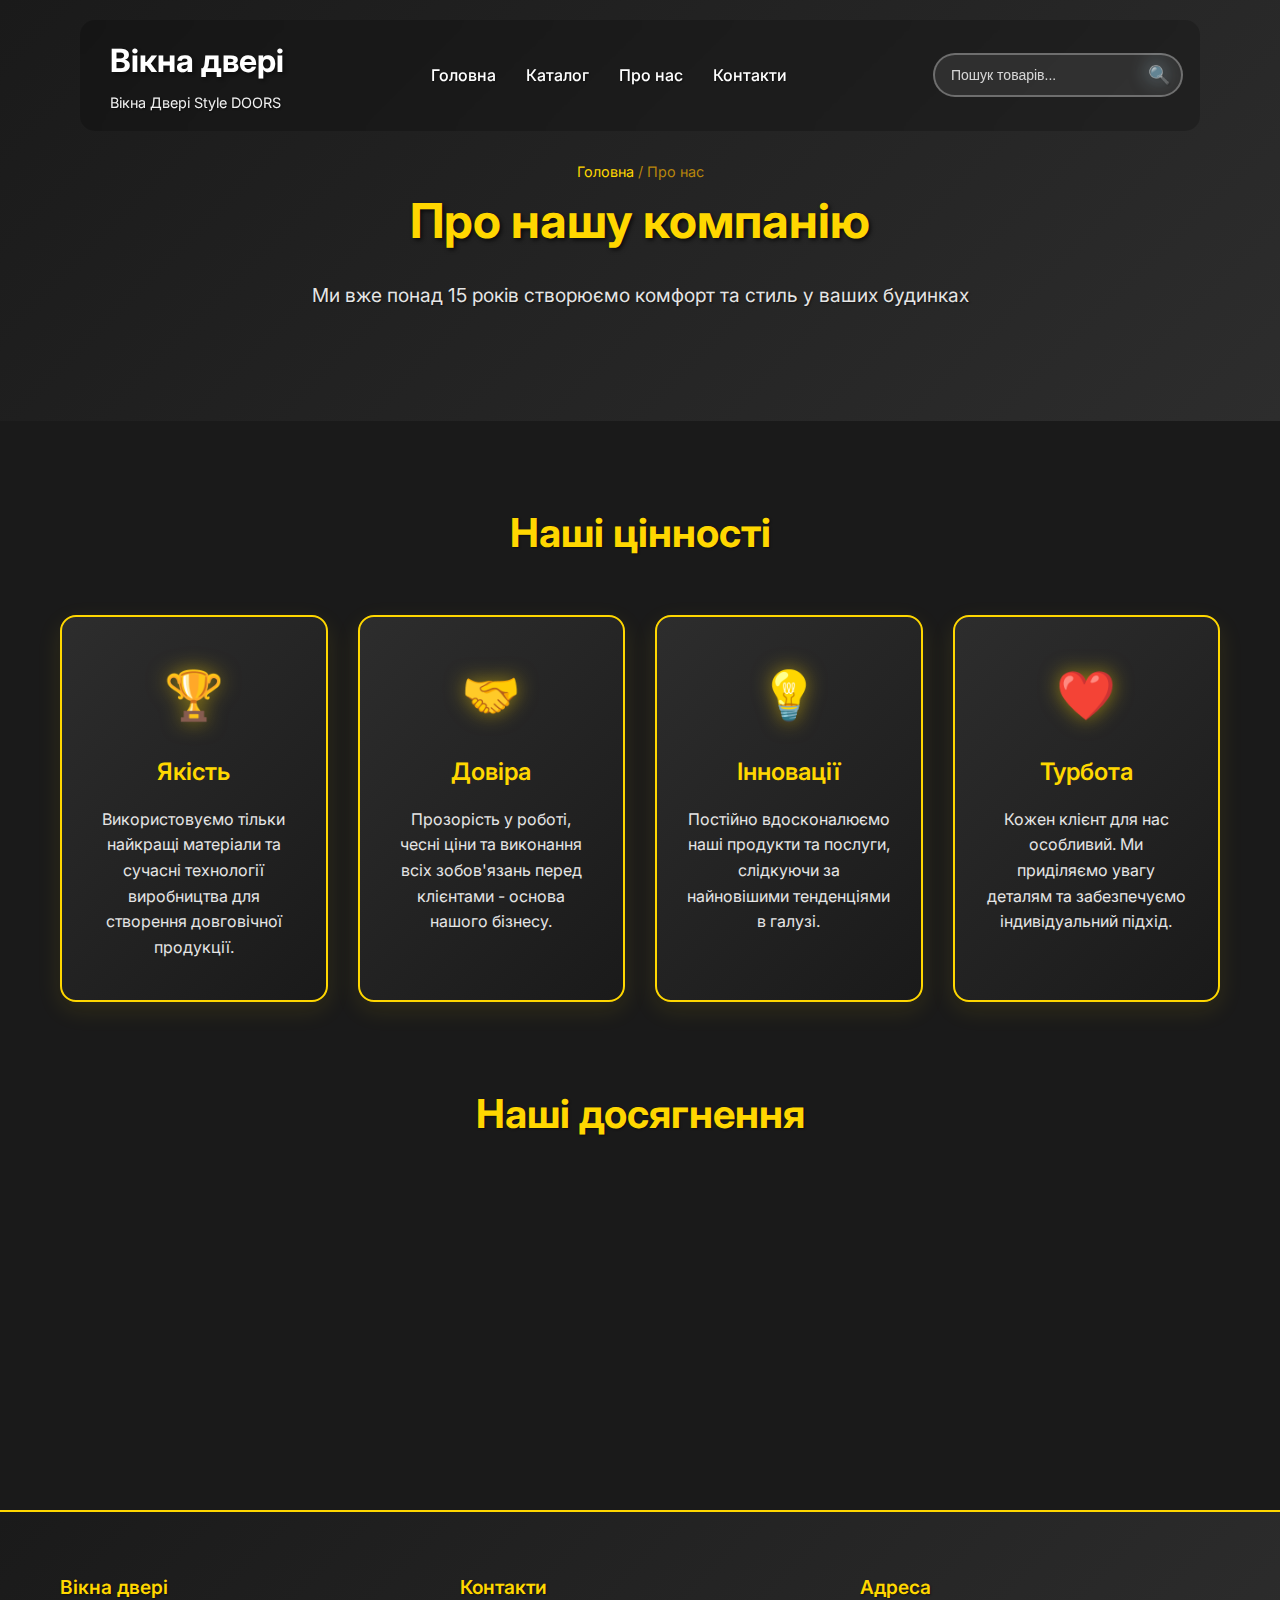
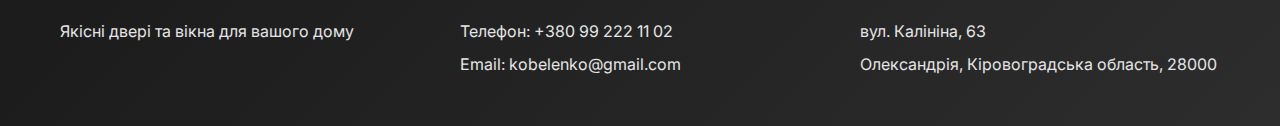
<file: about.html>
<!DOCTYPE html>
<html lang="uk">
<head>
    <meta charset="UTF-8">
    <meta name="viewport" content="width=device-width, initial-scale=1.0">
    <title>Про нас - Вікна двері міжкімнатні</title>
    <link rel="stylesheet" href="style.css">
    <link href="https://fonts.googleapis.com/css2?family=Inter:wght@300;400;500;600;700&display=swap" rel="stylesheet">
</head>
<body class="about-page">
    <!-- Header -->
    <header class="header">
        <div class="container">
            <div class="header-content">
                <div class="logo">
                    <h1><a href="index.html">Вікна двері</a></h1>
                    <span class="logo-subtitle">Вікна Двері Style DOORS</span>
                </div>
                <nav class="nav">
                    <ul>
                        <li><a href="index.html">Головна</a></li>
                        <li><a href="catalog.html">Каталог</a></li>
                        <li><a href="about.html">Про нас</a></li>
                        <li><a href="contact.html">Контакти</a></li>
                    </ul>
                </nav>
                <div class="search-bar">
                    <input type="text" placeholder="Пошук товарів..." id="about-search">
                    <button class="search-btn" onclick="performAboutSearch()">🔍</button>
                </div>
            </div>
        </div>
    </header>

    <!-- About Header -->
    <section class="about-header">
        <div class="container">
            <div class="about-intro">
                <div class="about-breadcrumb">
                    <a href="index.html">Головна</a> / <span>Про нас</span>
                </div>
                <h1 class="about-title">Про нашу компанію</h1>
                <p class="about-subtitle">Ми вже понад 15 років створюємо комфорт та стиль у ваших будинках</p>
            </div>
        </div>
    </section>

    <!-- About Content -->
    <section class="about-content">
        <div class="container">

            <!-- Our Values -->
            <div class="values-section">
                <h2>Наші цінності</h2>
                <div class="values-grid">
                    <div class="value-card">
                        <div class="value-icon">🏆</div>
                        <h3>Якість</h3>
                        <p>Використовуємо тільки найкращі матеріали та сучасні технології виробництва для створення довговічної продукції.</p>
                    </div>
                    <div class="value-card">
                        <div class="value-icon">🤝</div>
                        <h3>Довіра</h3>
                        <p>Прозорість у роботі, чесні ціни та виконання всіх зобов'язань перед клієнтами - основа нашого бізнесу.</p>
                    </div>
                    <div class="value-card">
                        <div class="value-icon">💡</div>
                        <h3>Інновації</h3>
                        <p>Постійно вдосконалюємо наші продукти та послуги, слідкуючи за найновішими тенденціями в галузі.</p>
                    </div>
                    <div class="value-card">
                        <div class="value-icon">❤️</div>
                        <h3>Турбота</h3>
                        <p>Кожен клієнт для нас особливий. Ми приділяємо увагу деталям та забезпечуємо індивідуальний підхід.</p>
                    </div>
                </div>
            </div>


            <!-- Statistics -->
            <div class="stats-section">
                <h2>Наші досягнення</h2>
                <div class="stats-grid">
                    <div class="stat-item">
                        <div class="stat-number">18+</div>
                        <div class="stat-label">років на ринку</div>
                    </div>
                    <div class="stat-item">
                        <div class="stat-number">3000+</div>
                        <div class="stat-label">задоволених клієнтів</div>
                    </div>
                    <div class="stat-item">
                        <div class="stat-number">9000+</div>
                        <div class="stat-label">встановлених дверей</div>
                    </div>
                    <div class="stat-item">
                        <div class="stat-number">99%</div>
                        <div class="stat-label">позитивних відгуків</div>
                    </div>
                </div>
            </div>

        </div>
    </section>

    <!-- Footer -->
    <footer class="footer">
        <div class="container">
            <div class="footer-content">
                <div class="footer-section">
                    <h4>Вікна двері</h4>
                    <p>Якісні двері та вікна для вашого дому</p>
                </div>
                <div class="footer-section">
                    <h4>Контакти</h4>
                    <p>Телефон: +380 99 222 11 02</p>
                    <p>Email: kobelenko@gmail.com</p>
                </div>
                <div class="footer-section">
                    <h4>Адреса</h4>
                    <p>вул. Калініна, 63</p>
                    <p>Олександрія, Кіровоградська область, 28000</p>
                </div>
            </div>
        </div>
    </footer>

    <script src="products-database.js"></script>
    <script src="search-autocomplete.js"></script>
    <script src="about.js"></script>
</body>
</html>
</file>
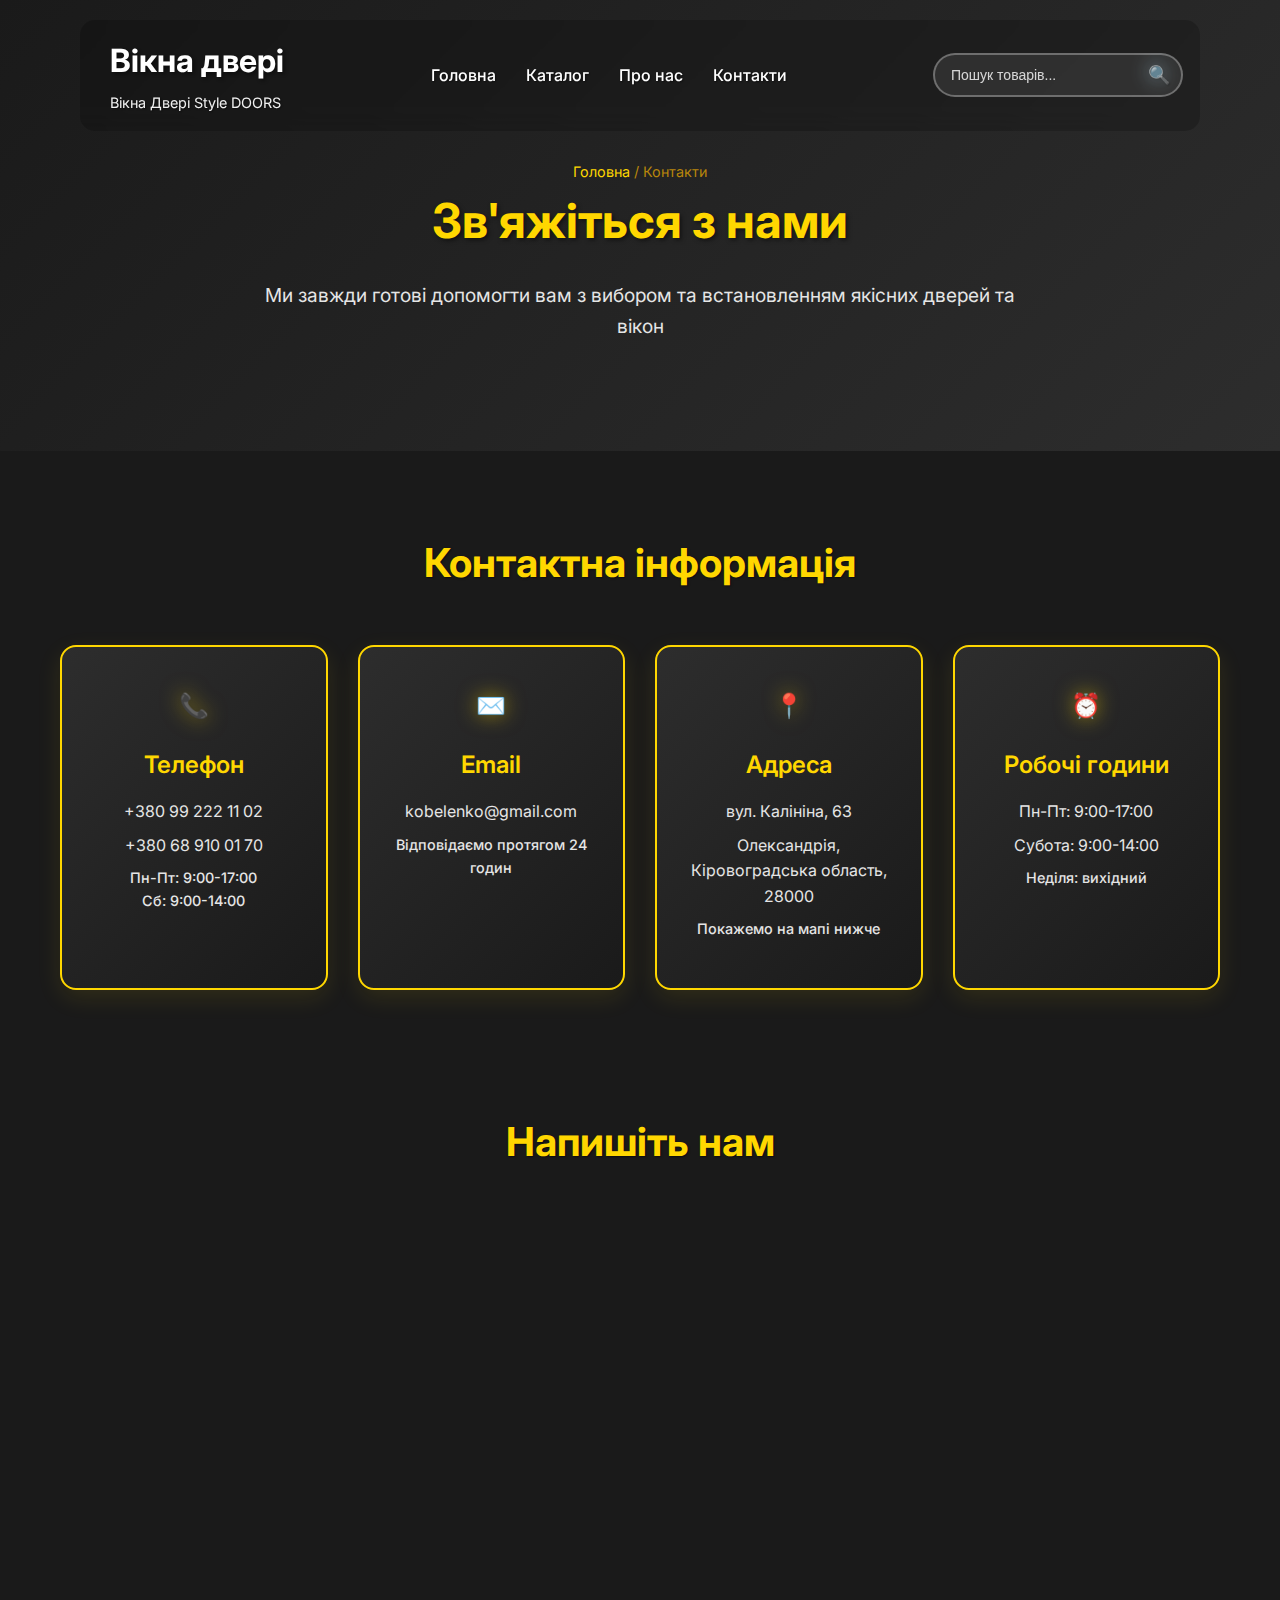
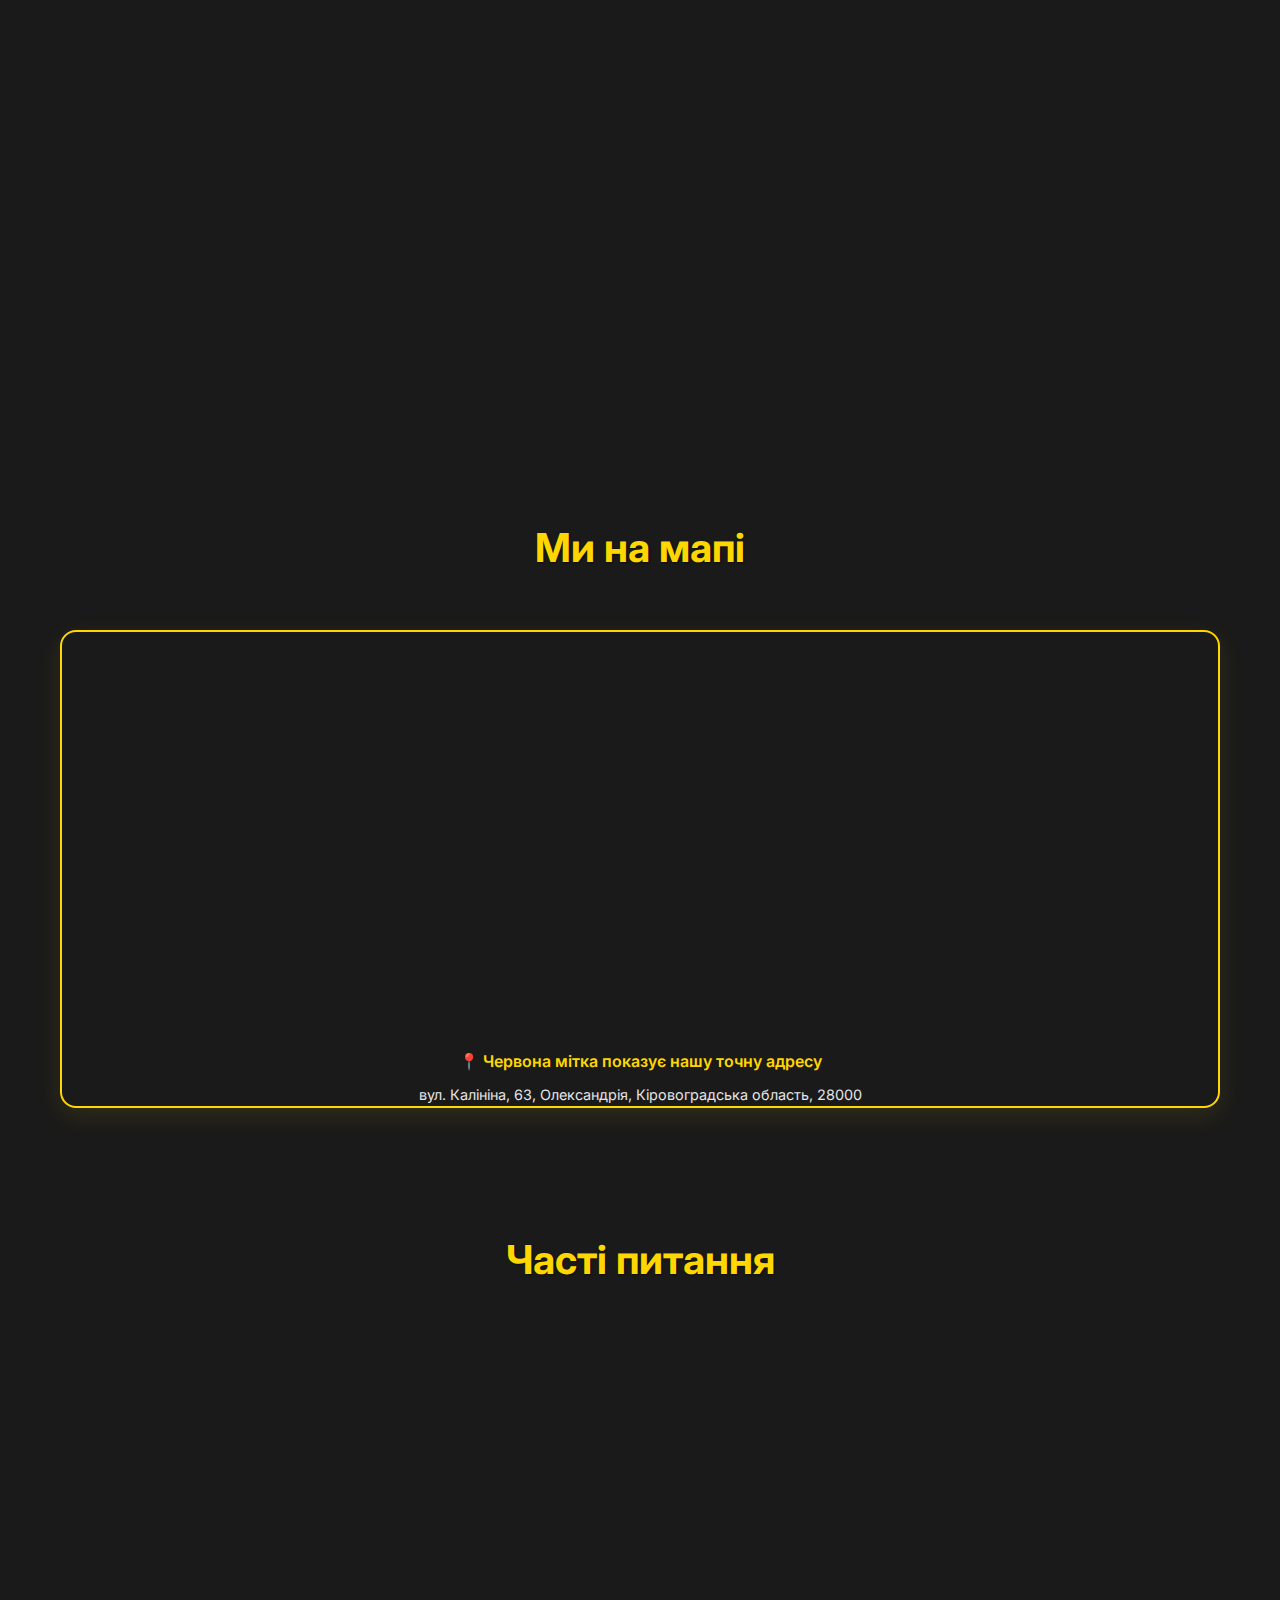
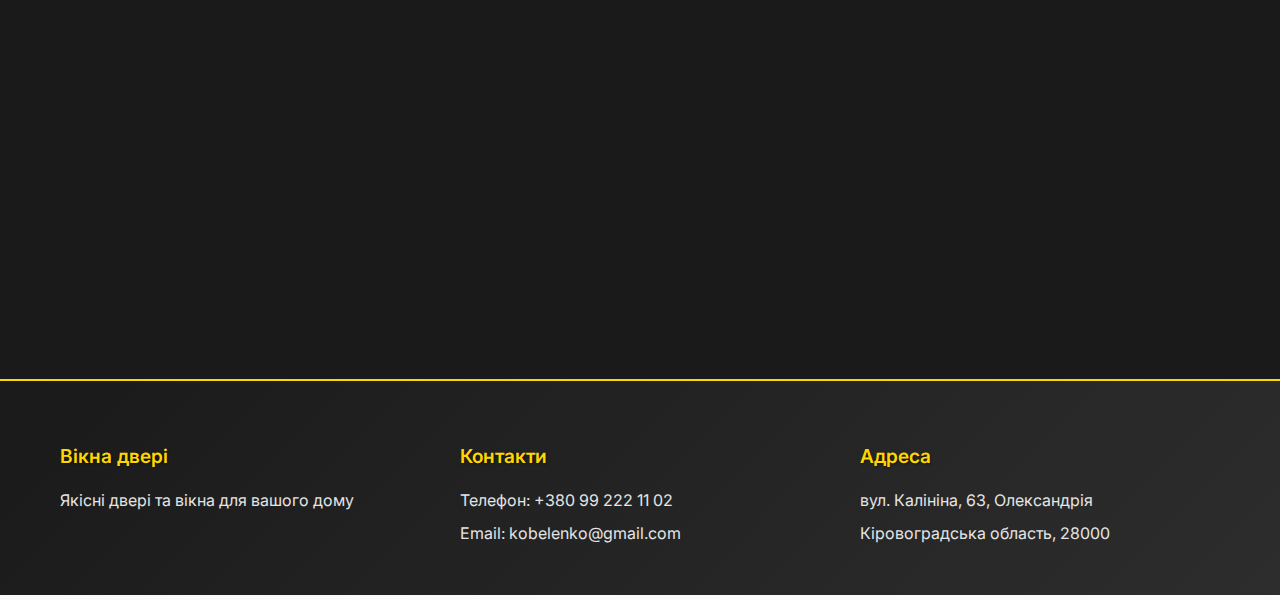
<file: contact.html>
<!DOCTYPE html>
<html lang="uk">
<head>
    <meta charset="UTF-8">
    <meta name="viewport" content="width=device-width, initial-scale=1.0">
    <title>Контакти - Вікна двері міжкімнатні</title>
    <link rel="stylesheet" href="style.css">
    <link href="https://fonts.googleapis.com/css2?family=Inter:wght@300;400;500;600;700&display=swap" rel="stylesheet">
</head>
<body class="contact-page">
    <!-- Header -->
    <header class="header">
        <div class="container">
            <div class="header-content">
                <div class="logo">
                    <h1><a href="index.html">Вікна двері</a></h1>
                    <span class="logo-subtitle">Вікна Двері Style DOORS</span>
                </div>
                <nav class="nav">
                    <ul>
                        <li><a href="index.html">Головна</a></li>
                        <li><a href="catalog.html">Каталог</a></li>
                        <li><a href="about.html">Про нас</a></li>
                        <li><a href="contact.html">Контакти</a></li>
                    </ul>
                </nav>
                <div class="search-bar">
                    <input type="text" placeholder="Пошук товарів..." id="contact-search">
                    <button class="search-btn" onclick="performContactSearch()">🔍</button>
                </div>
            </div>
        </div>
    </header>

    <!-- Contact Header -->
    <section class="contact-header">
        <div class="container">
            <div class="contact-intro">
                <div class="contact-breadcrumb">
                    <a href="index.html">Головна</a> / <span>Контакти</span>
                </div>
                <h1 class="contact-title">Зв'яжіться з нами</h1>
                <p class="contact-subtitle">Ми завжди готові допомогти вам з вибором та встановленням якісних дверей та вікон</p>
            </div>
        </div>
    </section>

    <!-- Contact Content -->
    <section class="contact-content">
        <div class="container">
            <div class="contact-grid">
                <!-- Contact Info Section -->
                <div class="contact-info-section">
                    <h2>Контактна інформація</h2>
                    <div class="contact-cards">
                        <div class="contact-card">
                            <div class="contact-icon">📞</div>
                            <h3>Телефон</h3>
                            <p>+380 99 222 11 02</p>
                            <p>+380 68 910 01 70</p>
                            <p class="contact-hours">Пн-Пт: 9:00-17:00<br>Сб: 9:00-14:00</p>
                        </div>
                        <div class="contact-card">
                            <div class="contact-icon">✉️</div>
                            <h3>Email</h3>
                            <p>kobelenko@gmail.com</p>
                            <p class="contact-hours">Відповідаємо протягом 24 годин</p>
                        </div>
                        <div class="contact-card">
                            <div class="contact-icon">📍</div>
                            <h3>Адреса</h3>
                            <p>вул. Калініна, 63</p>
                            <p>Олександрія, Кіровоградська область, 28000</p>
                            <p class="contact-hours">Покажемо на мапі нижче</p>
                        </div>
                        <div class="contact-card">
                            <div class="contact-icon">⏰</div>
                            <h3>Робочі години</h3>
                            <p>Пн-Пт: 9:00-17:00</p>
                            <p>Субота: 9:00-14:00</p>
                            <p class="contact-hours">Неділя: вихідний</p>
                        </div>
                    </div>
                </div>

                <!-- Contact Form Section -->
                <div class="contact-form-section">
                    <h2>Напишіть нам</h2>
                    <form class="contact-form" id="contactForm">
                        <div class="form-group">
                            <label for="name">Ім'я *</label>
                            <input type="text" id="name" name="name" placeholder="Ваше ім'я" required>
                        </div>
                        <div class="form-group">
                            <label for="email">Email *</label>
                            <input type="email" id="email" name="email" placeholder="your@email.com" required>
                        </div>
                        <div class="form-group">
                            <label for="phone">Телефон</label>
                            <input type="tel" id="phone" name="phone" placeholder="+380 XX XXX XX XX">
                        </div>
                        <div class="form-group">
                            <label for="subject">Тема повідомлення *</label>
                            <select id="subject" name="subject" required>
                                <option value="">Оберіть тему</option>
                                <option value="consultation">Консультація</option>
                                <option value="order">Замовлення</option>
                                <option value="warranty">Гарантія</option>
                                <option value="delivery">Доставка</option>
                                <option value="other">Інше</option>
                            </select>
                        </div>
                        <div class="form-group">
                            <label for="message">Повідомлення *</label>
                            <textarea id="message" name="message" rows="5" placeholder="Опишіть ваше питання або замовлення..." required></textarea>
                        </div>
                        <div class="checkbox-group">
                            <label class="checkbox-label">
                                <input type="checkbox" name="privacy" required>
                                <span>Я погоджуюся з обробкою персональних даних *</span>
                            </label>
                        </div>
                        <button type="submit" class="submit-btn">Відправити повідомлення</button>
                    </form>
                </div>

                <!-- Map Section -->
                <div class="map-section">
                    <h2>Ми на мапі</h2>
                    <div class="map-container">
                        <iframe 
                            src="https://maps.google.com/maps?q=вул.+Калініна,+63,+Олександрія,+Кіровоградська+область,+28000,+Україна&t=&z=16&ie=UTF8&iwloc=&output=embed"
                            width="100%" 
                            height="400" 
                            style="border:0;" 
                            allowfullscreen="" 
                            loading="lazy" 
                            referrerpolicy="no-referrer-when-downgrade"
                            title="Наше местоположение в Александрии, ул. Калинина 63">
                        </iframe>
                        <div style="margin-top: 10px; text-align: center;">
                            <p style="color: #ffd700; font-weight: 600; margin-bottom: 8px;">📍 Червона мітка показує нашу точну адресу</p>
                            <p style="color: #e5e5e5; font-size: 0.9rem;">вул. Калініна, 63, Олександрія, Кіровоградська область, 28000</p>
                        </div>
                    </div>
                </div>

                <!-- FAQ Section -->
                <div class="faq-section">
                    <h2>Часті питання</h2>
                    <div class="faq-grid">
                        <div class="faq-item">
                            <div class="faq-question">
                                <h3>Скільки часу займає виготовлення дверей?</h3>
                                <span class="faq-toggle">+</span>
                            </div>
                            <div class="faq-answer">
                                <p>Стандартний термін виготовлення міжкімнатних дверей становить 7-14 днів, залежно від складності конструкції та обраного матеріалу.</p>
                            </div>
                        </div>
                        <div class="faq-item">
                            <div class="faq-question">
                                <h3>Чи надаєте ви гарантію на продукцію?</h3>
                                <span class="faq-toggle">+</span>
                            </div>
                            <div class="faq-answer">
                                <p>Так, ми надаємо гарантію на всю нашу продукцію: 2 роки на двері та 5 років на вікна. Гарантія покриває виробничі дефекти.</p>
                            </div>
                        </div>
                        <div class="faq-item">
                            <div class="faq-question">
                                <h3>Чи здійснюєте доставку по всій Україні?</h3>
                                <span class="faq-toggle">+</span>
                            </div>
                            <div class="faq-answer">
                                <p>Так, ми доставляємо товари по всій Україні. Доставка по Києву безкоштовна при замовленні від 10 000 грн. Вартість доставки в інші міста розраховується індивідуально.</p>
                            </div>
                        </div>
                        <div class="faq-item">
                            <div class="faq-question">
                                <h3>Які способи оплати ви приймаєте?</h3>
                                <span class="faq-toggle">+</span>
                            </div>
                            <div class="faq-answer">
                                <p>Ми приймаємо оплату готівкою, банківським переказом, карткою через термінал, а також можлива оплата частинами через ПриватБанк.</p>
                            </div>
                        </div>
                        <div class="faq-item">
                            <div class="faq-question">
                                <h3>Чи можна заміряти двері на дому?</h3>
                                <span class="faq-toggle">+</span>
                            </div>
                            <div class="faq-answer">
                                <p>Так, наші спеціалісти можуть виїхати на замір безкоштовно. Зазвичай це займає 30-60 хвилин, залежно від кількості дверей.</p>
                            </div>
                        </div>
                    </div>
                </div>
            </div>
        </div>
    </section>

    <!-- Footer -->
    <footer class="footer">
        <div class="container">
            <div class="footer-content">
                <div class="footer-section">
                    <h4>Вікна двері</h4>
                    <p>Якісні двері та вікна для вашого дому</p>
                </div>
                <div class="footer-section">
                    <h4>Контакти</h4>
                    <p>Телефон: +380 99 222 11 02</p>
                    <p>Email: kobelenko@gmail.com</p>
                </div>
                <div class="footer-section">
                    <h4>Адреса</h4>
                    <p>вул. Калініна, 63, Олександрія</p>
                    <p>Кіровоградська область, 28000</p>
                </div>
            </div>
        </div>
    </footer>

    <script src="products-database.js"></script>
    <script src="search-autocomplete.js"></script>
    <script src="contact.js"></script>
</body>
</html>
</file>
<file: style.css>
* {
    margin: 0;
    padding: 0;
    box-sizing: border-box;
}

/* Custom Scrollbar Styles */
::-webkit-scrollbar {
    width: 12px;
}

::-webkit-scrollbar-track {
    background: linear-gradient(135deg, #1a1a1a 0%, #2d2d2d 100%);
    border-radius: 6px;
    border: 1px solid #ffd700;
}

::-webkit-scrollbar-thumb {
    background: linear-gradient(135deg, #ffd700 0%, #ffed4e 50%, #ffd700 100%);
    border-radius: 6px;
    border: 1px solid #1a1a1a;
    box-shadow: inset 0 1px 3px rgba(0, 0, 0, 0.3), 
                0 1px 2px rgba(255, 215, 0, 0.2);
}

::-webkit-scrollbar-thumb:hover {
    background: linear-gradient(135deg, #ffed4e 0%, #ffd700 50%, #ffed4e 100%);
    box-shadow: inset 0 1px 3px rgba(0, 0, 0, 0.2), 
                0 2px 4px rgba(255, 215, 0, 0.4);
}

::-webkit-scrollbar-thumb:active {
    background: linear-gradient(135deg, #b8860b 0%, #ffd700 50%, #b8860b 100%);
}

::-webkit-scrollbar-corner {
    background: #1a1a1a;
}

/* Firefox scrollbar styles */
html {
    scrollbar-width: thin;
    scrollbar-color: #ffd700 #1a1a1a;
}

/* Custom scrollbar for modal windows and specific elements */
.modal-content::-webkit-scrollbar,
.order-modal .modal-content::-webkit-scrollbar {
    width: 8px;
}

.modal-content::-webkit-scrollbar-track,
.order-modal .modal-content::-webkit-scrollbar-track {
    background: rgba(26, 26, 26, 0.8);
    border-radius: 4px;
    border: 1px solid rgba(255, 215, 0, 0.3);
}

.modal-content::-webkit-scrollbar-thumb,
.order-modal .modal-content::-webkit-scrollbar-thumb {
    background: linear-gradient(135deg, #ffd700 0%, #ffed4e 100%);
    border-radius: 4px;
    border: 1px solid rgba(26, 26, 26, 0.5);
}

.modal-content::-webkit-scrollbar-thumb:hover,
.order-modal .modal-content::-webkit-scrollbar-thumb:hover {
    background: linear-gradient(135deg, #ffed4e 0%, #ffd700 100%);
}

/* Scrollbar for text areas and input fields */
textarea::-webkit-scrollbar,
.order-form textarea::-webkit-scrollbar {
    width: 6px;
}

textarea::-webkit-scrollbar-track,
.order-form textarea::-webkit-scrollbar-track {
    background: rgba(26, 26, 26, 0.5);
    border-radius: 3px;
}

textarea::-webkit-scrollbar-thumb,
.order-form textarea::-webkit-scrollbar-thumb {
    background: linear-gradient(135deg, #ffd700 0%, #ffed4e 100%);
    border-radius: 3px;
}

textarea::-webkit-scrollbar-thumb:hover,
.order-form textarea::-webkit-scrollbar-thumb:hover {
    background: linear-gradient(135deg, #ffed4e 0%, #ffd700 100%);
}

/* Scrollbar for product containers and carousels */
.products-container::-webkit-scrollbar,
.catalog-grid::-webkit-scrollbar {
    height: 8px;
}

.products-container::-webkit-scrollbar-track,
.catalog-grid::-webkit-scrollbar-track {
    background: rgba(26, 26, 26, 0.8);
    border-radius: 4px;
    border: 1px solid rgba(255, 215, 0, 0.3);
}

.products-container::-webkit-scrollbar-thumb,
.catalog-grid::-webkit-scrollbar-thumb {
    background: linear-gradient(135deg, #ffd700 0%, #ffed4e 100%);
    border-radius: 4px;
    border: 1px solid rgba(26, 26, 26, 0.5);
}

.products-container::-webkit-scrollbar-thumb:hover,
.catalog-grid::-webkit-scrollbar-thumb:hover {
    background: linear-gradient(135deg, #ffed4e 0%, #ffd700 100%);
}

/* Scrollbar for dropdown menus and select elements */
select::-webkit-scrollbar {
    width: 6px;
}

select::-webkit-scrollbar-track {
    background: rgba(26, 26, 26, 0.5);
    border-radius: 3px;
}

select::-webkit-scrollbar-thumb {
    background: linear-gradient(135deg, #ffd700 0%, #ffed4e 100%);
    border-radius: 3px;
}

select::-webkit-scrollbar-thumb:hover {
    background: linear-gradient(135deg, #ffed4e 0%, #ffd700 100%);
}

body {
    font-family: 'Inter', sans-serif;
    line-height: 1.6;
    color: #333;
    background-color: #fafafa;
}

.container {
    max-width: 1200px;
    margin: 0 auto;
    padding: 0 20px;
}

/* Header Styles */
.header {
    background-color: transparent;
    position: absolute;
    top: 0;
    left: 0;
    width: 100%;
    z-index: 1000;
    padding: 20px 0;
}

.header-content {
    display: flex;
    align-items: center;
    justify-content: space-between;
    padding: 20px 0;
    background: rgba(0, 0, 0, 0.2);
    backdrop-filter: blur(10px);
    border-radius: 15px;
    margin: 0 20px;
    padding: 15px 30px;
}

.logo h1 {
    font-size: 2rem;
    font-weight: 700;
    color: #ffffff;
    margin-bottom: 4px;
    text-shadow: 2px 2px 4px rgba(0, 0, 0, 0.5);
    transition: color 0.3s ease;
}

.logo h1:hover {
    color: #ffd700;
    transform: scale(1.05);
}

.logo {
    cursor: pointer;
    transition: all 0.3s ease;
}

.logo:hover {
    transform: scale(1.02);
}

.logo h1 a {
    color: inherit;
    text-decoration: none;
    transition: color 0.3s ease;
}

.logo h1 a:hover {
    color: #ffd700;
}

.logo-subtitle {
    font-size: 0.9rem;
    color: #f0f0f0;
    font-weight: 400;
    text-shadow: 1px 1px 2px rgba(0, 0, 0, 0.5);
}

.nav ul {
    display: flex;
    list-style: none;
    gap: 30px;
}

.nav a {
    text-decoration: none;
    color: #fff;
    font-weight: 500;
    transition: color 0.3s ease;
    text-shadow: 1px 1px 2px rgba(0, 0, 0, 0.5);
}

.nav a:hover {
    color: #60a5fa;
    text-shadow: 1px 1px 2px rgba(0, 0, 0, 0.7);
}

.search-bar {
    display: flex;
    align-items: center;
    position: relative;
}

.search-bar input {
    padding: 12px 16px;
    border: 2px solid rgba(255, 255, 255, 0.3);
    border-radius: 25px;
    width: 250px;
    font-size: 14px;
    outline: none;
    transition: all 0.3s ease;
    background: rgba(255, 255, 255, 0.1);
    color: #fff;
    backdrop-filter: blur(10px);
}

.search-bar input::placeholder {
    color: rgba(255, 255, 255, 0.8);
}

.search-bar input:focus {
    border-color: #60a5fa;
    background: rgba(255, 255, 255, 0.2);
}

.search-btn {
    background: none;
    border: none;
    font-size: 18px;
    cursor: pointer;
    margin-left: -35px;
    color: #fff;
    text-shadow: 1px 1px 2px rgba(0, 0, 0, 0.5);
}

.search-btn:hover {
    color: #60a5fa;
}

/* Hero Banner Styles */
.hero-banner {
    height: 100vh;
    position: relative;
    overflow: hidden;
    display: flex;
    align-items: center;
    justify-content: center;
    margin-top: 0;
}

.banner-content {
    display: flex;
    width: 100%;
    height: 100%;
    position: relative;
}

.banner-left, .banner-right {
    flex: 1;
    display: flex;
    align-items: center;
    justify-content: center;
}

.banner-divider {
    position: absolute;
    top: 20%;
    left: 50%;
    transform: translateX(-50%) rotate(15deg);
    width: 2px;
    height: 60%;
    background: linear-gradient(to bottom, transparent, #333, transparent);
    z-index: 10;
}

.interior-style {
    width: 90%;
    height: 80%;
    border-radius: 20px;
    position: relative;
    display: flex;
    align-items: center;
    justify-content: center;
}

.interior-style.bright {
    background: linear-gradient(135deg, #fef3c7 0%, #f9fafb 100%);
    box-shadow: inset 0 0 50px rgba(251, 191, 36, 0.1);
}

.interior-style.dark {
    background: linear-gradient(135deg, #2d3748 0%, #4a5568 100%);
    box-shadow: inset 0 0 50px rgba(0, 0, 0, 0.3);
}

.furniture-set {
    display: flex;
    align-items: center;
    justify-content: center;
    gap: 30px;
    flex-wrap: wrap;
}

.chair, .table, .plants, .books,
.cabinet, .pink-chair, .yellow-lamp, .modern-door {
    border-radius: 8px;
    position: relative;
}

.chair {
    width: 80px;
    height: 100px;
    background: #d97706;
    box-shadow: 0 10px 20px rgba(0, 0, 0, 0.1);
}

.table {
    width: 120px;
    height: 60px;
    background: #92400e;
    box-shadow: 0 10px 20px rgba(0, 0, 0, 0.1);
}

.plants {
    width: 40px;
    height: 80px;
    background: #059669;
    box-shadow: 0 10px 20px rgba(0, 0, 0, 0.1);
}

.books {
    width: 60px;
    height: 40px;
    background: #dc2626;
    box-shadow: 0 10px 20px rgba(0, 0, 0, 0.1);
}

.cabinet {
    width: 100px;
    height: 120px;
    background: linear-gradient(135deg, #374151 0%, #6b7280 100%);
    box-shadow: 0 10px 20px rgba(0, 0, 0, 0.3);
}

.pink-chair {
    width: 80px;
    height: 100px;
    background: #ec4899;
    box-shadow: 0 10px 20px rgba(0, 0, 0, 0.3);
}

.yellow-lamp {
    width: 30px;
    height: 80px;
    background: #eab308;
    box-shadow: 0 10px 20px rgba(0, 0, 0, 0.3);
}

.modern-door {
    width: 80px;
    height: 180px;
    background: linear-gradient(to right during the door looks like dark frame with light center panel
    #1f2937 0%, #f9fafb 40%, #f9fafb 60%, #1f2937 100%);
    box-shadow: 0 10px 20px rgba(0, 0, 0, 0.3);
    border-radius: 0 8px 8px 0;
}

.modern-door::after {
    content: '';
    position: absolute;
    left: 45%;
    top: 20%;
    width: 2px;
    height: 60%;
    background: #374151;
}

/* New Hero Image Styles */
.hero-image-container {
    position: relative;
    width: 100%;
    height: 100%;
    display: flex;
    align-items: center;
    justify-content: center;
}

.hero-image {
    width: 100%;
    height: 100%;
    object-fit: cover;
    object-position: center;
    transition: transform 0.5s ease;
}

.hero-overlay {
    position: absolute;
    top: 0;
    left: 0;
    width: 100%;
    height: 100%;
    background: linear-gradient(
        135deg,
        rgba(0, 0, 0, 0.4) 0%,
        rgba(0, 0, 0, 0.2) 50%,
        rgba(0, 0, 0, 0.6) 100%
    );
    display: flex;
    align-items: center;
    justify-content: center;
}

.hero-content {
    text-align: center;
    color: white;
    max-width: 600px;
    padding: 40px;
    animation: fadeInUp 1s ease-out 0.5s both;
}

.hero-title {
    font-size: 4rem;
    font-weight: 700;
    margin-bottom: 20px;
    text-shadow: 2px 2px 4px rgba(0, 0, 0, 0.5);
    color: #fff;
}

.hero-subtitle {
    font-size: 1.5rem;
    font-weight: 400;
    margin-bottom: 40px;
    text-shadow: 1px 1px 2px rgba(0, 0, 0, 0.5);
    color: #f8fafc;
    line-height: 1.4;
}

.hero-cta {
    background: linear-gradient(135deg, #2563eb 0%, #3b82f6 100%);
    color: white;
    border: none;
    padding: 18px 36px;
    font-size: 1.1rem;
    font-weight: 600;
    border-radius: 50px;
    cursor: pointer;
    transition: all 0.3s ease;
    box-shadow: 0 8px 25px rgba(37, 99, 235, 0.3);
    text-transform: uppercase;
    letter-spacing: 1px;
}

.hero-cta:hover {
    background: linear-gradient(135deg, #1d4ed8 0%, #2563eb 100%);
    transform: translateY(-3px);
    box-shadow: 0 12px 35px rgba(37, 99, 235, 0.4);
}

@keyframes fadeInUp {
    from {
        opacity: 0;
        transform: translateY(30px);
    }
    to {
        opacity: 1;
        transform: translateY(0);
    }
}

/* Section Styles */
section {
    padding: 80px 0;
}

.section-title {
    font-size: 2.5rem;
    font-weight: 700;
    text-align: center;
    margin-bottom: 60px;
    color: #1f2937;
}

/* New Arrivals Section */
.new-arrivals {
    background-color: #fff;
}

.products-carousel {
    display: flex;
    align-items: center;
    gap: 30px;
    position: relative;
}

.carousel-btn {
    width: 50px;
    height: 50px;
    border-radius: 50%;
    border: 2px solid #e5e7eb;
    background: #fff;
    font-size: 24px;
    cursor: pointer;
    display: flex;
    align-items: center;
    justify-content: center;
    transition: all 0.3s ease;
    box-shadow: 0 4px 12px rgba(0, 0, 0, 0.1);
}

.carousel-btn:hover {
    border-color: #2563eb;
    color: #2563eb;
    transform: scale(1.1);
}

.products-container {
    flex: 1;
    display: flex;
    gap: 30px;
    overflow-x: auto;
    padding: 20px 0;
    scroll-behavior: smooth;
    align-items: stretch;
    align-content: flex-start;
}

.products-container::-webkit-scrollbar {
    display: none;
}

.product-item {
    min-width: 280px;
    background: #fff;
    border-radius: 12px;
    overflow: hidden;
    box-shadow: 0 8px 25px rgba(0, 0, 0, 0.08);
    transition: transform 0.3s ease, box-shadow 0.3s ease;
    display: flex;
    flex-direction: column;
    height: 100%;
    align-self: flex-start;
}

.product-item:hover {
    transform: translateY(-5px);
    box-shadow: 0 12px 35px rgba(0, 0, 0, 0.15);
}

.product-image {
    width: 100%;
    height: 320px;
    overflow: hidden;
}

.product-image img {
    width: 100%;
    height: 100%;
    object-fit: cover;
    transition: transform 0.3s ease;
}

.product-item:hover .product-image img {
    transform: scale(1.05);
}

.product-info {
    padding: 24px;
    display: flex;
    flex-direction: column;
    justify-content: space-between;
    flex-grow: 1;
}

.product-info h3 {
    font-size: 1.1rem;
    font-weight: 600;
    margin-bottom: 12px;
    color: #1f2937;
}

.price {
    font-size: 1.4rem;
    font-weight: 700;
    color: #2563eb;
    margin-bottom: 20px;
}

.product-actions {
    display: flex;
    gap: 10px;
    margin-top: 15px;
}

.details-btn {
    flex: 1;
    padding: 12px 20px;
    background: transparent;
    color: #ffd700;
    border: 2px solid #ffd700;
    border-radius: 8px;
    font-size: 0.9rem;
    font-weight: 600;
    cursor: pointer;
    transition: all 0.3s ease;
}

.details-btn:hover {
    background: #ffd700;
    color: #1a1a1a;
}

.product-footer {
    display: flex;
    flex-direction: column;
    gap: 15px;
    margin-top: 20px;
    padding-top: 15px;
    border-top: 1px solid rgba(255, 215, 0, 0.2);
}

.product-price {
    font-size: 1.3rem;
    font-weight: 700;
    color: #ffed4e;
    text-align: center;
    margin-bottom: 5px;
}

.buy-now-btn {
    flex: 1;
    background: linear-gradient(135deg, #ffd700 0%, #ffed4e 100%);
    color: #1a1a1a;
    border: none;
    padding: 12px 20px;
    border-radius: 8px;
    font-size: 0.9rem;
    font-weight: 600;
    cursor: pointer;
    transition: all 0.3s ease;
}

.buy-now-btn:hover {
    background: linear-gradient(135deg, #ffed4e 0%, #ffd700 100%);
    transform: translateY(-2px);
    box-shadow: 0 4px 15px rgba(255, 215, 0, 0.3);
}


/* Categories Section */
.categories {
    background: linear-gradient(135deg, #f8fafc 0%, #f1f5f9 100%);
}

.categories-grid {
    display: grid;
    grid-template-columns: repeat(auto-fit, minmax(350px, 1fr));
    gap: 40px;
}

.category-card {
    background: #fff;
    border-radius: 16px;
    overflow: hidden;
    box-shadow: 0 8px 25px rgba(0, 0, 0, 0.08);
    transition: all 0.3s ease;
}

.category-card:hover {
    transform: translateY(-8px);
    box-shadow: 0 15px 40px rgba(0, 0, 0, 0.15);
}

.category-image {
    width: 100%;
    height: 240px;
    overflow: hidden;
}

.category-image img {
    width: 100%;
    height: 100%;
    object-fit: cover;
    transition: transform 0.3s ease;
}

.category-card:hover .category-image img {
    transform: scale(1.1);
}

.category-card h3 {
    font-size: 1.3rem;
    font-weight: 600;
    padding: 24px 24px 12px;
    color: #1f2937;
}

.category-card p {
    padding: 0 24px 24px;
    color: #6b7280;
    line-height: 1.6;
}

/* Footer Styles */
.footer {
    background: linear-gradient(135deg, #1a1a1a 0%, #2d2d2d 100%);
    color: #fff;
    padding: 60px 0 40px;
    border-top: 2px solid #ffd700;
}

.footer-content {
    display: grid;
    grid-template-columns: repeat(auto-fit, minmax(250px, 1fr));
    gap: 40px;
}

.footer-section h4 {
    font-size: 1.2rem;
    font-weight: 600;
    margin-bottom: 16px;
    color: #ffd700;
    text-shadow: 1px 1px 2px rgba(0, 0, 0, 0.5);
}

.footer-section p {
    color: #e5e5e5;
    line-height: 1.6;
    margin-bottom: 8px;
}

/* About Page Styles */
.about-header {
    background: linear-gradient(135deg, #ffffff 0%, #f8fafc 100%);
    padding: 160px 0 80px;
    margin-top: 0;
}

.about-intro {
    text-align: center;
    max-width: 800px;
    margin: 0 auto;
}

.about-title {
    font-size: 3rem;
    font-weight: 700;
    color: #1f2937;
    margin-bottom: 20px;
}

.about-subtitle {
    font-size: 1.2rem;
    color: #6b7280;
    margin-bottom: 30px;
    line-height: 1.6;
}

.about-breadcrumb {
    color: #9ca3af;
    font-size: 0.9rem;
}

.about-breadcrumb a {
    color: #2563eb;
    text-decoration: none;
    transition: color 0.3s ease;
}

.about-breadcrumb a:hover {
    color: #1d4ed8;
}

.about-content {
    padding: 80px 0;
    background-color: #fff;
}

.about-section {
    display: grid;
    grid-template-columns: 1fr 1fr;
    gap: 60px;
    align-items: center;
    margin-bottom: 80px;
}

.about-text h2 {
    font-size: 2.5rem;
    font-weight: 700;
    color: #1f2937;
    margin-bottom: 30px;
}

.about-text p {
    font-size: 1.1rem;
    color: #6b7280;
    line-height: 1.8;
    margin-bottom: 20px;
}

.about-image img {
    width: 100%;
    height: 400px;
    object-fit: cover;
    border-radius: 16px;
    box-shadow: 0 8px 25px rgba(0, 0, 0, 0.1);
}

.values-section, .team-section, .stats-section {
    margin-bottom: 80px;
}

.values-section h2, .team-section h2, .stats-section h2 {
    font-size: 2.5rem;
    font-weight: 700;
    color: #1f2937;
    text-align: center;
    margin-bottom: 50px;
}

.values-grid {
    display: grid;
    grid-template-columns: repeat(auto-fit, minmax(250px, 1fr));
    gap: 30px;
}

.value-card {
    background: #f8fafc;
    padding: 40px 30px;
    border-radius: 16px;
    text-align: center;
    transition: transform 0.3s ease, box-shadow 0.3s ease;
}

.value-card:hover {
    transform: translateY(-5px);
    box-shadow: 0 12px 35px rgba(0, 0, 0, 0.15);
}

.value-icon {
    font-size: 3rem;
    margin-bottom: 20px;
}

.value-card h3 {
    font-size: 1.5rem;
    font-weight: 600;
    color: #1f2937;
    margin-bottom: 15px;
}

.value-card p {
    color: #6b7280;
    line-height: 1.6;
}

.team-grid {
    display: grid;
    grid-template-columns: repeat(auto-fit, minmax(300px, 1fr));
    gap: 40px;
}

.team-member {
    background: #f8fafc;
    padding: 40px 30px;
    border-radius: 16px;
    text-align: center;
    transition: transform 0.3s ease, box-shadow 0.3s ease;
}

.team-member:hover {
    transform: translateY(-5px);
    box-shadow: 0 12px 35px rgba(0, 0, 0, 0.15);
}

.member-photo {
    width: 150px;
    height: 150px;
    margin: 0 auto 30px;
    border-radius: 50%;
    overflow: hidden;
}

.member-photo img {
    width: 100%;
    height: 100%;
    object-fit: cover;
}

.team-member h3 {
    font-size: 1.5rem;
    font-weight: 600;
    color: #1f2937;
    margin-bottom: 10px;
}

.member-position {
    font-size: 1.1rem;
    color: #2563eb;
    font-weight: 500;
    margin-bottom: 15px;
}

.member-description {
    color: #6b7280;
    line-height: 1.6;
}

.stats-grid {
    display: grid;
    grid-template-columns: repeat(auto-fit, minmax(200px, 1fr));
    gap: 40px;
}

.stat-item {
    text-align: center;
    padding: 40px 20px;
    background: linear-gradient(135deg, #2563eb 0%, #3b82f6 100%);
    border-radius: 16px;
    color: white;
}

.stat-number {
    font-size: 3rem;
    font-weight: 700;
    margin-bottom: 10px;
}

.stat-label {
    font-size: 1.1rem;
    opacity: 0.9;
}

/* Contact Page Styles - Black & Gold Theme */
.contact-header {
    background: linear-gradient(135deg, #1a1a1a 0%, #2d2d2d 100%);
    padding: 160px 0 80px;
    margin-top: 0;
}

.contact-intro {
    text-align: center;
    max-width: 800px;
    margin: 0 auto;
}

.contact-title {
    font-size: 3rem;
    font-weight: 700;
    color: #ffd700;
    margin-bottom: 20px;
    text-shadow: 2px 2px 4px rgba(0, 0, 0, 0.5);
}

.contact-subtitle {
    font-size: 1.2rem;
    color: #e5e5e5;
    margin-bottom: 30px;
    line-height: 1.6;
}

.contact-breadcrumb {
    color: #b8860b;
    font-size: 0.9rem;
}

.contact-breadcrumb a {
    color: #ffd700;
    text-decoration: none;
    transition: color 0.3s ease;
}

.contact-breadcrumb a:hover {
    color: #ffed4e;
}

.contact-content {
    padding: 80px 0;
    background-color: #1a1a1a;
}

.contact-grid {
    display: grid;
    gap: 60px;
}

.contact-info-section, .contact-form-section, .map-section, .faq-section {
    margin-bottom: 60px;
}

.contact-info-section h2, .contact-form-section h2, .map-section h2, .faq-section h2 {
    font-size: 2.5rem;
    font-weight: 700;
    color: #ffd700;
    text-align: center;
    margin-bottom: 50px;
    text-shadow: 1px 1px 2px rgba(0, 0, 0, 0.5);
}

.contact-cards {
    display: grid;
    grid-template-columns: repeat(auto-fit, minmax(250px, 1fr));
    gap: 30px;
}

.contact-card {
    background: linear-gradient(135deg, #2d2d2d 0%, #1a1a1a 100%);
    padding: 40px 30px;
    border-radius: 16px;
    text-align: center;
    transition: transform 0.3s ease, box-shadow 0.3s ease;
    border: 2px solid #ffd700;
    box-shadow: 0 8px 25px rgba(255, 215, 0, 0.1);
}

.contact-card:hover {
    transform: translateY(-5px);
    box-shadow: 0 12px 35px rgba(255, 215, 0, 0.3);
    border-color: #ffed4e;
}

.contact-icon {
    font-size: 3rem;
    margin-bottom: 20px;
    filter: drop-shadow(0 0 10px rgba(255, 215, 0, 0.5));
}

.contact-card h3 {
    font-size: 1.5rem;
    font-weight: 600;
    color: #ffd700;
    margin-bottom: 15px;
}

.contact-card p {
    color: #e5e5e5;
    line-height: 1.6;
    margin-bottom: 8px;
}

.contact-hours {
    font-size: 0.9rem;
    color: #ffed4e;
    font-weight: 500;
}

.contact-form {
    background: linear-gradient(135deg, #2d2d2d 0%, #1a1a1a 100%);
    padding: 40px;
    border-radius: 16px;
    max-width: 600px;
    margin: 0 auto;
    border: 2px solid #ffd700;
    box-shadow: 0 8px 25px rgba(255, 215, 0, 0.1);
}

.form-group {
    margin-bottom: 25px;
}

.form-group label {
    display: block;
    font-weight: 600;
    color: #ffd700;
    margin-bottom: 8px;
}

.form-group input,
.form-group select,
.form-group textarea {
    width: 100%;
    padding: 12px 16px;
    border: 2px solid #ffd700;
    border-radius: 8px;
    font-size: 1rem;
    transition: border-color 0.3s ease, box-shadow 0.3s ease;
    background: #1a1a1a;
    color: #e5e5e5;
}

.form-group input:focus,
.form-group select:focus,
.form-group textarea:focus {
    outline: none;
    border-color: #ffed4e;
    box-shadow: 0 0 10px rgba(255, 215, 0, 0.3);
}

.form-group input::placeholder,
.form-group textarea::placeholder {
    color: #888;
}

.checkbox-group {
    display: flex;
    align-items: flex-start;
    gap: 12px;
}

.checkbox-label {
    display: flex;
    align-items: flex-start;
    gap: 12px;
    cursor: pointer;
    font-size: 0.9rem;
    color: #e5e5e5;
    line-height: 1.5;
}

.checkbox-label input[type="checkbox"] {
    width: 18px;
    height: 18px;
    accent-color: #ffd700;
    cursor: pointer;
}

.submit-btn {
    width: 100%;
    background: linear-gradient(135deg, #ffd700 0%, #ffed4e 100%);
    color: #1a1a1a;
    border: none;
    padding: 16px 24px;
    border-radius: 8px;
    font-size: 1.1rem;
    font-weight: 600;
    cursor: pointer;
    transition: all 0.3s ease;
    box-shadow: 0 4px 15px rgba(255, 215, 0, 0.3);
}

.submit-btn:hover {
    background: linear-gradient(135deg, #ffed4e 0%, #ffd700 100%);
    transform: translateY(-2px);
    box-shadow: 0 6px 20px rgba(255, 215, 0, 0.5);
}

.map-container {
    border-radius: 16px;
    overflow: hidden;
    box-shadow: 0 8px 25px rgba(255, 215, 0, 0.1);
    border: 2px solid #ffd700;
}

.faq-grid {
    display: grid;
    gap: 20px;
    max-width: 800px;
    margin: 0 auto;
}

.faq-item {
    background: linear-gradient(135deg, #2d2d2d 0%, #1a1a1a 100%);
    border-radius: 12px;
    overflow: hidden;
    transition: box-shadow 0.3s ease;
    border: 2px solid #ffd700;
}

.faq-item:hover {
    box-shadow: 0 8px 25px rgba(255, 215, 0, 0.2);
}

.faq-question {
    display: flex;
    justify-content: space-between;
    align-items: center;
    padding: 20px 25px;
    cursor: pointer;
    background: linear-gradient(135deg, #1a1a1a 0%, #2d2d2d 100%);
    border-bottom: 1px solid #ffd700;
}

.faq-question h3 {
    font-size: 1.2rem;
    font-weight: 600;
    color: #ffd700;
    margin: 0;
}

.faq-toggle {
    font-size: 1.5rem;
    color: #ffd700;
    font-weight: bold;
    transition: transform 0.3s ease;
}

.faq-item.active .faq-toggle {
    transform: rotate(45deg);
}

.faq-answer {
    padding: 0 25px;
    max-height: 0;
    overflow: hidden;
    transition: all 0.3s ease;
    background: #1a1a1a;
}

.faq-item.active .faq-answer {
    padding: 20px 25px;
    max-height: 200px;
}

.faq-answer p {
    color: #e5e5e5;
    line-height: 1.6;
    margin: 0;
}

/* Mobile Optimization */
@media (max-width: 768px) {
    .container {
        padding: 0 15px;
    }
    
    /* Fixed header for mobile */
    .header {
        position: fixed;
        top: 0;
        left: 0;
        right: 0;
        z-index: 1000;
        background: linear-gradient(135deg, #1a1a1a 0%, #2d2d2d 100%);
        border-bottom: 2px solid #ffd700;
        padding: 15px 0;
        box-shadow: 0 2px 10px rgba(0, 0, 0, 0.3);
    }
    
    /* Add top padding to body to account for fixed header */
    body {
        padding-top: 120px;
    }
    
    /* Fix browser UI overlap using viewport units */
    .catalog-header {
        padding-top: max(120px, 15vh);
        padding-bottom: 60px;
    }
    
    .about-header {
        padding-top: max(120px, 15vh);
        padding-bottom: 60px;
    }
    
    .contact-header {
        padding-top: max(120px, 15vh);
        padding-bottom: 60px;
    }
    
    .header-content {
        flex-direction: row;
        justify-content: space-between;
        align-items: center;
        gap: 10px;
        padding: 10px 15px;
    }
    
    .logo {
        flex-shrink: 0;
    }
    
    .logo h1 {
        font-size: 1.1rem;
        margin: 0;
        line-height: 1.2;
    }
    
    .logo-subtitle {
        font-size: 0.65rem;
        margin: 0;
        line-height: 1.1;
    }
    
    .nav {
        flex: 1;
        display: flex;
        justify-content: center;
    }
    
    .nav ul {
        display: flex;
        gap: 6px;
        margin: 0;
        padding: 0;
        list-style: none;
        flex-wrap: nowrap;
    }
    
    .nav a {
        font-size: 0.75rem;
        padding: 4px 6px;
        white-space: nowrap;
        text-decoration: none;
        border-radius: 4px;
        transition: background-color 0.3s ease;
    }
    
    .nav a:hover {
        background-color: rgba(255, 215, 0, 0.1);
    }
    
    .search-bar {
        display: none; /* Hide search on mobile to save space */
    }
    
    /* Product cards mobile optimization - consistent sizes */
    .products-grid {
        grid-template-columns: 1fr;
        gap: 20px;
    }
    
    .product-card {
        margin: 0 auto;
        max-width: 350px;
        height: auto;
    }
    
    .product-image {
        height: 200px;
    }
    
    .product-image img {
        object-fit: cover;
        width: 100%;
        height: 100%;
        border-radius: 8px;
    }
    
    .product-name {
        font-size: 1rem;
        line-height: 1.3;
    }
    
    .product-price {
        font-size: 1.1rem;
    }
    
    .buy-now-btn {
        padding: 10px 16px;
        font-size: 0.9rem;
    }
    
    /* Catalog specific */
    .catalog-title {
        font-size: 2rem;
    }
    
    .catalog-subtitle {
        font-size: 1rem;
    }
    
    /* Section titles */
    .section-title {
        font-size: 2rem;
    }
    
    /* Products carousel mobile */
    .products-container {
        overflow-x: auto;
        scroll-snap-type: x mandatory;
        -webkit-overflow-scrolling: touch;
    }
    
    .product-item {
        flex: 0 0 280px;
        scroll-snap-align: start;
    }
    
    .carousel-btn {
        display: none;
    }
}

@media (max-width: 480px) {
    .container {
        padding: 0 10px;
    }
    
    /* Fixed header for small mobile screens */
    .header {
        padding: 10px 0;
    }
    
    /* Adjust body padding for smaller screens */
    body {
        padding-top: 100px;
    }
    
    .catalog-header {
        padding-top: max(100px, 12vh);
        padding-bottom: 50px;
    }
    
    .about-header {
        padding-top: max(100px, 12vh);
        padding-bottom: 50px;
    }
    
    .contact-header {
        padding-top: max(100px, 12vh);
        padding-bottom: 50px;
    }
    
    .logo h1 {
        font-size: 1rem;
        line-height: 1.1;
    }
    
    .logo-subtitle {
        font-size: 0.6rem;
        line-height: 1;
    }
    
    .nav ul {
        gap: 4px;
    }
    
    .nav a {
        font-size: 0.7rem;
        padding: 3px 5px;
    }
    
    .search-bar {
        display: none; /* Keep search hidden on small screens too */
    }
    
    .product-card {
        max-width: 100%;
    }
    
    .product-image {
        height: 180px;
    }
    
    .product-name {
        font-size: 0.95rem;
    }
    
    .product-price {
        font-size: 1rem;
    }
    
    .buy-now-btn {
        padding: 8px 12px;
        font-size: 0.85rem;
    }
    
    .catalog-title {
        font-size: 1.8rem;
    }
    
    .section-title {
        font-size: 1.8rem;
    }
    
    /* Products carousel small mobile */
    .product-item {
        flex: 0 0 250px;
    }
}

/* Responsive Design for Contact Page */
@media (max-width: 768px) {
    .contact-title {
        font-size: 2.5rem;
    }
    
    .contact-info-section h2, .contact-form-section h2, .map-section h2, .faq-section h2 {
        font-size: 2rem;
    }
    
    .contact-cards {
        grid-template-columns: 1fr;
    }
    
    .contact-form {
        padding: 30px 20px;
    }
}

@media (max-width: 480px) {
    .contact-header {
        padding: 140px 0 60px;
    }
    
    .contact-title {
        font-size: 2rem;
    }
    
    .contact-form {
        padding: 20px 15px;
    }
}

/* Home Page Black & Gold Theme */
.home-page {
    background-color: #1a1a1a;
}

.home-page .hero-banner {
    background: linear-gradient(135deg, #1a1a1a 0%, #2d2d2d 100%);
    position: relative;
    overflow: hidden;
}

.home-page .hero-overlay {
    background: rgba(0, 0, 0, 0.4);
}

.home-page .hero-title {
    color: #ffd700;
    text-shadow: 2px 2px 4px rgba(0, 0, 0, 0.7);
}

.home-page .hero-subtitle {
    color: #e5e5e5;
    text-shadow: 1px 1px 2px rgba(0, 0, 0, 0.5);
}

.home-page .hero-cta {
    background: linear-gradient(135deg, #ffd700 0%, #ffed4e 100%);
    color: #1a1a1a;
    border: none;
    padding: 16px 32px;
    border-radius: 8px;
    font-size: 1.1rem;
    font-weight: 600;
    cursor: pointer;
    transition: all 0.3s ease;
    box-shadow: 0 4px 15px rgba(255, 215, 0, 0.3);
}

.home-page .hero-cta:hover {
    background: linear-gradient(135deg, #ffed4e 0%, #ffd700 100%);
    transform: translateY(-2px);
    box-shadow: 0 6px 20px rgba(255, 215, 0, 0.5);
}

.home-page .new-arrivals {
    background-color: #1a1a1a;
}

.home-page .section-title {
    color: #ffd700;
    text-shadow: 1px 1px 2px rgba(0, 0, 0, 0.5);
}

.home-page .categories .section-title {
    color: #ffd700;
    text-shadow: 1px 1px 2px rgba(0, 0, 0, 0.5);
}

.home-page .product-item {
    background: linear-gradient(135deg, #2d2d2d 0%, #1a1a1a 100%);
    border: 2px solid #ffd700;
    box-shadow: 0 8px 25px rgba(255, 215, 0, 0.1);
    align-self: flex-start;
}

.home-page .product-item:hover {
    transform: translateY(-8px);
    box-shadow: 0 15px 40px rgba(255, 215, 0, 0.3);
    border-color: #ffed4e;
}

.home-page .product-info h3 {
    color: #ffd700;
}

.home-page .price {
    color: #ffed4e;
    font-weight: 700;
}

.home-page .details-btn {
    flex: 1;
    background: transparent;
    color: #ffd700;
    border: 2px solid #ffd700;
    padding: 12px 20px;
    border-radius: 8px;
    font-size: 0.9rem;
    font-weight: 600;
    cursor: pointer;
    transition: all 0.3s ease;
}

.home-page .details-btn:hover {
    background: #ffd700;
    color: #1a1a1a;
}

.home-page .carousel-btn {
    background: linear-gradient(135deg, #2d2d2d 0%, #1a1a1a 100%);
    border: 2px solid #ffd700;
    color: #ffd700;
    box-shadow: 0 4px 12px rgba(255, 215, 0, 0.2);
}

.home-page .carousel-btn:hover {
    border-color: #ffed4e;
    color: #ffed4e;
    background: linear-gradient(135deg, #1a1a1a 0%, #2d2d2d 100%);
    box-shadow: 0 6px 20px rgba(255, 215, 0, 0.4);
}

.home-page .categories {
    background: linear-gradient(135deg, #1a1a1a 0%, #2d2d2d 100%);
}

.home-page .category-card {
    background: linear-gradient(135deg, #2d2d2d 0%, #1a1a1a 100%);
    border: 2px solid #ffd700;
    box-shadow: 0 8px 25px rgba(255, 215, 0, 0.1);
}

.home-page .category-card:hover {
    transform: translateY(-8px);
    box-shadow: 0 15px 40px rgba(255, 215, 0, 0.3);
    border-color: #ffed4e;
}

.home-page .category-card h3 {
    color: #ffd700;
}

.home-page .category-card p {
    color: #e5e5e5;
}

.home-page .footer {
    background: linear-gradient(135deg, #1a1a1a 0%, #2d2d2d 100%);
    border-top: 2px solid #ffd700;
}

.home-page .footer-section h4 {
    color: #ffd700;
}

.home-page .footer-section p {
    color: #e5e5e5;
}

/* Catalog Page Black & Gold Theme */
.catalog-page {
    background-color: #1a1a1a;
}

.catalog-page .catalog-header {
    background: linear-gradient(135deg, #1a1a1a 0%, #2d2d2d 100%);
}

.catalog-page .catalog-title {
    color: #ffd700;
    text-shadow: 2px 2px 4px rgba(0, 0, 0, 0.7);
}

.catalog-page .catalog-subtitle {
    color: #e5e5e5;
    text-shadow: 1px 1px 2px rgba(0, 0, 0, 0.5);
}

.catalog-page .catalog-breadcrumb {
    color: #b8860b;
}

.catalog-page .catalog-breadcrumb a {
    color: #ffd700;
}

.catalog-page .catalog-breadcrumb a:hover {
    color: #ffed4e;
}

.catalog-page .catalog-main {
    background-color: #1a1a1a;
}

.catalog-page .catalog-sidebar {
    background: linear-gradient(135deg, #2d2d2d 0%, #1a1a1a 100%);
    border: 2px solid #ffd700;
    box-shadow: 0 8px 25px rgba(255, 215, 0, 0.1);
}

.catalog-page .filter-section h3 {
    color: #ffd700;
    border-bottom: 2px solid #ffd700;
}

.catalog-page .filter-checkbox span {
    color: #e5e5e5;
}

.catalog-page .filter-checkbox:hover {
    background: rgba(255, 215, 0, 0.1);
}

.catalog-page .filter-checkbox input[type="checkbox"] {
    accent-color: #ffd700;
}

.catalog-page #price-current {
    color: #ffd700;
}

.catalog-page .color-option.active {
    border-color: #ffd700;
    box-shadow: 0 0 0 2px rgba(255, 215, 0, 0.2);
}

.catalog-page .filter-reset {
    border: 2px solid #ffd700;
    color: #ffd700;
    background: transparent;
}

.catalog-page .filter-reset:hover {
    border-color: #ffed4e;
    color: #ffed4e;
    background: rgba(255, 215, 0, 0.1);
}

.catalog-page .results-count {
    color: #e5e5e5;
}

.catalog-page .sort-controls label {
    color: #e5e5e5;
}

.catalog-page .sort-select {
    background: #1a1a1a;
    border: 2px solid #ffd700;
    color: #e5e5e5;
}

.catalog-page .sort-select:focus {
    border-color: #ffed4e;
}

.catalog-page .view-toggle {
    background: #1a1a1a;
    border: 2px solid #ffd700;
}

.catalog-page .view-toggle.active {
    border-color: #ffed4e;
    background: rgba(255, 215, 0, 0.1);
}

.catalog-page .view-toggle span {
    color: #ffd700;
}

.catalog-page .view-toggle.active span {
    color: #ffed4e;
}

.catalog-page .product-card {
    background: linear-gradient(135deg, #2d2d2d 0%, #1a1a1a 100%);
    border: 2px solid #ffd700;
    box-shadow: 0 8px 25px rgba(255, 215, 0, 0.1);
    display: flex;
    flex-direction: column;
    height: 100%;
    align-items: stretch;
    align-self: flex-start;
}

.catalog-page .product-card:hover {
    transform: translateY(-8px);
    box-shadow: 0 15px 40px rgba(255, 215, 0, 0.3);
    border-color: #ffed4e;
}

.catalog-page .product-name {
    color: #ffd700;
    min-height: 2.5em;
    display: flex;
    align-items: center;
    line-height: 1.3;
}

.catalog-page .stars {
    color: #ffd700;
}

.catalog-page .product-price {
    min-height: 2em;
    display: flex;
    align-items: center;
    justify-content: center;
    margin-bottom: 15px;
}

.catalog-page .product-footer {
    margin-top: auto;
    padding-top: 15px;
    border-top: 1px solid rgba(255, 215, 0, 0.2);
    display: flex;
    flex-direction: column;
    gap: 10px;
}


/* Catalog grid alignment */
.catalog-page .products-container {
    align-items: stretch;
    align-content: flex-start;
}

/* Full width catalog content without sidebar */
.catalog-content-full {
    width: 100%;
    max-width: 1200px;
    margin: 0 auto;
    padding: 20px 0;
}

.catalog-page .product-item {
    display: flex;
    flex-direction: column;
    height: 100%;
    align-self: flex-start;
}

.catalog-page .product-info {
    display: flex;
    flex-direction: column;
    flex-grow: 1;
    justify-content: space-between;
}

.catalog-page .rating-count {
    color: #e5e5e5;
}

.catalog-page .material-label {
    color: #e5e5e5;
}

.catalog-page .material-value {
    color: #ffed4e;
}

.catalog-page .feature {
    background: rgba(255, 215, 0, 0.2);
    color: #ffd700;
}

.catalog-page .product-price {
    color: #ffed4e;
    font-size: 1.3rem;
    font-weight: 700;
    text-align: center;
    margin-bottom: 5px;
}

.catalog-page .product-footer {
    display: flex;
    flex-direction: column;
    gap: 15px;
    margin-top: 20px;
    padding-top: 15px;
    border-top: 1px solid rgba(255, 215, 0, 0.2);
}

.catalog-page .buy-now-btn {
    flex: 1;
    background: linear-gradient(135deg, #ffd700 0%, #ffed4e 100%);
    color: #1a1a1a;
    border: none;
    padding: 12px 20px;
    border-radius: 8px;
    font-size: 0.9rem;
    font-weight: 600;
    cursor: pointer;
    transition: all 0.3s ease;
}

.catalog-page .buy-now-btn:hover {
    background: linear-gradient(135deg, #ffed4e 0%, #ffd700 100%);
    transform: translateY(-2px);
    box-shadow: 0 4px 15px rgba(255, 215, 0, 0.3);
}

.catalog-page .old-price {
    color: #888;
    text-decoration: line-through;
    font-size: 1rem;
    margin-right: 10px;
}

.catalog-page .price-container {
    display: flex;
    align-items: center;
    justify-content: center;
    gap: 10px;
    margin-bottom: 5px;
}

.product-price {
    display: flex;
    align-items: center;
    justify-content: center;
    gap: 10px;
    flex-wrap: wrap;
}

.current-price {
    color: #ff6b6b;
    font-weight: 700;
}

.catalog-page .current-price {
    color: #ff6b6b;
}

.catalog-page .add-to-cart {
    background: linear-gradient(135deg, #ffd700 0%, #ffed4e 100%);
    color: #1a1a1a;
}

.catalog-page .add-to-cart:hover {
    background: linear-gradient(135deg, #ffed4e 0%, #ffd700 100%);
}

.catalog-page .quick-view {
    background: #1a1a1a;
    color: #ffd700;
    border: 2px solid #ffd700;
}

.catalog-page .quick-view:hover {
    background: #ffd700;
    color: #1a1a1a;
}

.catalog-page .page-btn, .catalog-page .page-number {
    background: #1a1a1a;
    border: 2px solid #ffd700;
    color: #ffd700;
}

.catalog-page .page-number.active {
    background: #ffd700;
    color: #1a1a1a;
    border-color: #ffd700;
}

.catalog-page .page-btn:hover:not(.disabled),
.catalog-page .page-number:hover:not(.active) {
    border-color: #ffed4e;
    color: #ffed4e;
}

.catalog-page .page-dots {
    color: #e5e5e5;
}

.catalog-page .footer {
    background: linear-gradient(135deg, #1a1a1a 0%, #2d2d2d 100%);
    border-top: 2px solid #ffd700;
}

.catalog-page .footer-section h4 {
    color: #ffd700;
}

.catalog-page .footer-section p {
    color: #e5e5e5;
}

/* About Page Black & Gold Theme */
.about-page {
    background-color: #1a1a1a;
}

.about-page .about-header {
    background: linear-gradient(135deg, #1a1a1a 0%, #2d2d2d 100%);
}

.about-page .about-title {
    color: #ffd700;
    text-shadow: 2px 2px 4px rgba(0, 0, 0, 0.7);
}

.about-page .about-subtitle {
    color: #e5e5e5;
    text-shadow: 1px 1px 2px rgba(0, 0, 0, 0.5);
}

.about-page .about-breadcrumb {
    color: #b8860b;
}

.about-page .about-breadcrumb a {
    color: #ffd700;
}

.about-page .about-breadcrumb a:hover {
    color: #ffed4e;
}

.about-page .about-content {
    background-color: #1a1a1a;
}

.about-page .about-text h2 {
    color: #ffd700;
    text-shadow: 1px 1px 2px rgba(0, 0, 0, 0.5);
}

.about-page .about-text p {
    color: #e5e5e5;
}

.about-page .about-image img {
    border: 2px solid #ffd700;
    box-shadow: 0 8px 25px rgba(255, 215, 0, 0.2);
}

.about-page .values-section h2, 
.about-page .team-section h2, 
.about-page .stats-section h2 {
    color: #ffd700;
    text-shadow: 1px 1px 2px rgba(0, 0, 0, 0.5);
}

.about-page .value-card {
    background: linear-gradient(135deg, #2d2d2d 0%, #1a1a1a 100%);
    border: 2px solid #ffd700;
    box-shadow: 0 8px 25px rgba(255, 215, 0, 0.1);
}

.about-page .value-card:hover {
    transform: translateY(-8px);
    box-shadow: 0 15px 40px rgba(255, 215, 0, 0.3);
    border-color: #ffed4e;
}

.about-page .value-icon {
    filter: drop-shadow(0 0 10px rgba(255, 215, 0, 0.5));
}

.about-page .value-card h3 {
    color: #ffd700;
}

.about-page .value-card p {
    color: #e5e5e5;
}

.about-page .team-member {
    background: linear-gradient(135deg, #2d2d2d 0%, #1a1a1a 100%);
    border: 2px solid #ffd700;
    box-shadow: 0 8px 25px rgba(255, 215, 0, 0.1);
}

.about-page .team-member:hover {
    transform: translateY(-8px);
    box-shadow: 0 15px 40px rgba(255, 215, 0, 0.3);
    border-color: #ffed4e;
}

.about-page .member-photo {
    border: 2px solid #ffd700;
    box-shadow: 0 4px 15px rgba(255, 215, 0, 0.2);
}

.about-page .team-member h3 {
    color: #ffd700;
}

.about-page .member-position {
    color: #ffed4e;
}

.about-page .member-description {
    color: #e5e5e5;
}

.about-page .stat-item {
    background: linear-gradient(135deg, #ffd700 0%, #ffed4e 100%);
    color: #1a1a1a;
    border: 2px solid #ffd700;
    box-shadow: 0 8px 25px rgba(255, 215, 0, 0.3);
}

.about-page .stat-item:hover {
    transform: translateY(-5px);
    box-shadow: 0 12px 35px rgba(255, 215, 0, 0.5);
}

.about-page .stat-number {
    color: #1a1a1a;
    text-shadow: 1px 1px 2px rgba(0, 0, 0, 0.3);
}

.about-page .stat-label {
    color: #1a1a1a;
    opacity: 0.8;
}

.about-page .footer {
    background: linear-gradient(135deg, #1a1a1a 0%, #2d2d2d 100%);
    border-top: 2px solid #ffd700;
}

.about-page .footer-section h4 {
    color: #ffd700;
}

.about-page .footer-section p {
    color: #e5e5e5;
}

/* Responsive Design for About Page */
@media (max-width: 768px) {
    .about-section {
        grid-template-columns: 1fr;
        gap: 40px;
    }
    
    .about-title {
        font-size: 2.5rem;
    }
    
    .about-text h2, .values-section h2, .team-section h2, .stats-section h2 {
        font-size: 2rem;
    }
    
    .values-grid, .team-grid {
        grid-template-columns: 1fr;
    }
    
    .stats-grid {
        grid-template-columns: repeat(2, 1fr);
    }
}

@media (max-width: 480px) {
    .about-header {
        padding: 140px 0 60px;
    }
    
    .about-title {
        font-size: 2rem;
    }
    
    .stats-grid {
        grid-template-columns: 1fr;
    }
}

@media (max-width: 768px) {
    .header {
        padding: 15px 0;
    }
    
    .header-content {
        flex-direction: column;
        gap: 20px;
        margin: 0 15px;
        padding: 20px;
        background: rgba(0, 0, 0, 0.4);
    }

    .nav ul {
        flex-wrap: wrap;
        justify-content: center;
        gap: 20px;
    }

    .search-bar input {
        width: 200px;
    }

    .section-title {
        font-size: 2rem;
    }

    .hero-banner {
        height: 70vh;
    }

    .hero-title {
        font-size: 2.5rem;
    }

    .hero-subtitle {
        font-size: 1.2rem;
    }

    .hero-cta {
        padding: 14px 28px;
        font-size: 1rem;
    }

    .hero-content {
        padding: 20px;
        max-width: 90%;
    }

    .furniture-set {
        gap: 15px;
    }

    .chair, .table, .plants, .books,
    .cabinet, .pink-chair, .yellow-lamp, .modern-door {
        transform: scale(0.8);
    }

    .products-container {
        gap: 20px;
    }

    .product-item {
        min-width: 240px;
    }

    .categories-grid {
        grid-template-columns: 1fr;
        gap: 30px;
    }
}


/* Cart Page Styles */
.cart-page {
    background-color: #1a1a1a;
}

.cart-header {
    background: linear-gradient(135deg, #1a1a1a 0%, #2d2d2d 100%);
    padding: 160px 0 80px;
    margin-top: 0;
}

.cart-intro {
    text-align: center;
    max-width: 800px;
    margin: 0 auto;
}

.cart-title {
    font-size: 3rem;
    font-weight: 700;
    color: #ffd700;
    margin-bottom: 20px;
    text-shadow: 2px 2px 4px rgba(0, 0, 0, 0.7);
}

.cart-subtitle {
    font-size: 1.2rem;
    color: #e5e5e5;
    margin-bottom: 30px;
    line-height: 1.6;
}

.cart-breadcrumb {
    color: #b8860b;
    font-size: 0.9rem;
}

.cart-breadcrumb a {
    color: #ffd700;
    text-decoration: none;
    transition: color 0.3s ease;
}

.cart-breadcrumb a:hover {
    color: #ffed4e;
}

.cart-content {
    padding: 80px 0;
    background-color: #1a1a1a;
}

.cart-grid {
    display: grid;
    grid-template-columns: 2fr 1fr;
    gap: 60px;
}

.cart-items-section {
    background: linear-gradient(135deg, #2d2d2d 0%, #1a1a1a 100%);
    border-radius: 16px;
    padding: 40px;
    border: 2px solid #ffd700;
    box-shadow: 0 8px 25px rgba(255, 215, 0, 0.1);
}

.cart-items-header {
    display: flex;
    justify-content: space-between;
    align-items: center;
    margin-bottom: 30px;
    padding-bottom: 20px;
    border-bottom: 2px solid #ffd700;
}

.cart-items-header h2 {
    color: #ffd700;
    font-size: 1.8rem;
    font-weight: 600;
}

.clear-cart-btn {
    background: transparent;
    border: 2px solid #ff6b6b;
    color: #ff6b6b;
    padding: 10px 20px;
    border-radius: 8px;
    cursor: pointer;
    font-weight: 500;
    transition: all 0.3s ease;
}

.clear-cart-btn:hover {
    background: #ff6b6b;
    color: #fff;
}

.cart-item {
    display: grid;
    grid-template-columns: 100px 1fr auto auto auto;
    gap: 20px;
    align-items: center;
    padding: 20px 0;
    border-bottom: 1px solid #444;
}

.cart-item:last-child {
    border-bottom: none;
}

.item-image img {
    width: 100px;
    height: 80px;
    object-fit: cover;
    border-radius: 8px;
    border: 2px solid #ffd700;
}

.item-details h4 {
    color: #ffd700;
    font-size: 1.1rem;
    margin-bottom: 5px;
}

.item-material {
    color: #e5e5e5;
    font-size: 0.9rem;
    margin-bottom: 5px;
}

.item-price {
    color: #ffed4e;
    font-weight: 600;
}

.item-quantity {
    display: flex;
    align-items: center;
    gap: 10px;
}

.quantity-btn {
    background: #1a1a1a;
    border: 2px solid #ffd700;
    color: #ffd700;
    width: 32px;
    height: 32px;
    border-radius: 50%;
    cursor: pointer;
    display: flex;
    align-items: center;
    justify-content: center;
    font-weight: bold;
    transition: all 0.3s ease;
}

.quantity-btn:hover {
    background: #ffd700;
    color: #1a1a1a;
}

.quantity {
    color: #e5e5e5;
    font-weight: 600;
    min-width: 30px;
    text-align: center;
}

.item-total {
    color: #ffed4e;
    font-weight: 700;
    font-size: 1.1rem;
}

.remove-btn {
    background: transparent;
    border: none;
    color: #ff6b6b;
    cursor: pointer;
    font-size: 1.2rem;
    padding: 5px;
    border-radius: 4px;
    transition: all 0.3s ease;
}

.remove-btn:hover {
    background: #ff6b6b;
    color: #fff;
}

.empty-cart {
    text-align: center;
    padding: 60px 20px;
}

.empty-cart-content {
    max-width: 400px;
    margin: 0 auto;
}

.empty-cart-icon {
    font-size: 4rem;
    margin-bottom: 20px;
}

.empty-cart h3 {
    color: #ffd700;
    font-size: 1.5rem;
    margin-bottom: 15px;
}

.empty-cart p {
    color: #e5e5e5;
    margin-bottom: 30px;
}

.browse-catalog-btn {
    background: linear-gradient(135deg, #ffd700 0%, #ffed4e 100%);
    color: #1a1a1a;
    padding: 15px 30px;
    border-radius: 8px;
    text-decoration: none;
    font-weight: 600;
    transition: all 0.3s ease;
    display: inline-block;
}

.browse-catalog-btn:hover {
    background: linear-gradient(135deg, #ffed4e 0%, #ffd700 100%);
    transform: translateY(-2px);
}

.cart-summary-section {
    display: flex;
    flex-direction: column;
    gap: 30px;
}

.cart-summary {
    background: linear-gradient(135deg, #2d2d2d 0%, #1a1a1a 100%);
    border-radius: 16px;
    padding: 30px;
    border: 2px solid #ffd700;
    box-shadow: 0 8px 25px rgba(255, 215, 0, 0.1);
}

.cart-summary h3 {
    color: #ffd700;
    font-size: 1.5rem;
    margin-bottom: 25px;
    text-align: center;
}

.summary-row {
    display: flex;
    justify-content: space-between;
    align-items: center;
    margin-bottom: 15px;
    color: #e5e5e5;
}

.summary-divider {
    height: 2px;
    background: #ffd700;
    margin: 20px 0;
}

.total-row {
    font-size: 1.1rem;
    font-weight: 600;
}

.total-row.total-row {
    font-size: 1.3rem;
    color: #ffd700;
}

.checkout-btn {
    width: 100%;
    background: linear-gradient(135deg, #ffd700 0%, #ffed4e 100%);
    color: #1a1a1a;
    border: none;
    padding: 16px 24px;
    border-radius: 8px;
    font-size: 1.1rem;
    font-weight: 600;
    cursor: pointer;
    transition: all 0.3s ease;
    margin-top: 20px;
}

.checkout-btn:hover:not(:disabled) {
    background: linear-gradient(135deg, #ffed4e 0%, #ffd700 100%);
    transform: translateY(-2px);
}

.checkout-btn:disabled {
    opacity: 0.5;
    cursor: not-allowed;
}

.payment-methods {
    margin-top: 25px;
    text-align: center;
}

.payment-methods h4 {
    color: #ffd700;
    margin-bottom: 15px;
}

.payment-icons {
    display: flex;
    justify-content: center;
    gap: 15px;
}

.payment-icon {
    font-size: 1.5rem;
    padding: 10px;
    background: rgba(255, 215, 0, 0.1);
    border-radius: 8px;
    border: 1px solid #ffd700;
}

.security-info {
    display: flex;
    align-items: center;
    justify-content: center;
    gap: 8px;
    margin-top: 20px;
    color: #e5e5e5;
    font-size: 0.9rem;
}

.security-icon {
    color: #ffd700;
}

.promo-section {
    background: linear-gradient(135deg, #2d2d2d 0%, #1a1a1a 100%);
    border-radius: 16px;
    padding: 25px;
    border: 2px solid #ffd700;
    box-shadow: 0 8px 25px rgba(255, 215, 0, 0.1);
}

.promo-section h4 {
    color: #ffd700;
    margin-bottom: 15px;
}

.promo-input-group {
    display: flex;
    gap: 10px;
    margin-bottom: 15px;
}

.promo-input-group input {
    flex: 1;
    padding: 12px 16px;
    border: 2px solid #ffd700;
    border-radius: 8px;
    background: #1a1a1a;
    color: #e5e5e5;
    font-size: 1rem;
}

.promo-input-group input:focus {
    outline: none;
    border-color: #ffed4e;
    box-shadow: 0 0 10px rgba(255, 215, 0, 0.3);
}

.promo-input-group button {
    background: linear-gradient(135deg, #ffd700 0%, #ffed4e 100%);
    color: #1a1a1a;
    border: none;
    padding: 12px 20px;
    border-radius: 8px;
    cursor: pointer;
    font-weight: 600;
    transition: all 0.3s ease;
}

.promo-input-group button:hover {
    background: linear-gradient(135deg, #ffed4e 0%, #ffd700 100%);
}

.promo-message {
    font-size: 0.9rem;
    padding: 10px;
    border-radius: 8px;
    text-align: center;
}

.promo-message.success {
    background: rgba(34, 197, 94, 0.1);
    color: #22c55e;
    border: 1px solid #22c55e;
}

.promo-message.error {
    background: rgba(239, 68, 68, 0.1);
    color: #ef4444;
    border: 1px solid #ef4444;
}

.recommended-section {
    background: linear-gradient(135deg, #1a1a1a 0%, #2d2d2d 100%);
    padding: 80px 0;
}

.recommended-section h2 {
    color: #ffd700;
    text-align: center;
    font-size: 2.5rem;
    margin-bottom: 50px;
    text-shadow: 1px 1px 2px rgba(0, 0, 0, 0.5);
}

.recommended-products {
    display: grid;
    grid-template-columns: repeat(auto-fit, minmax(250px, 1fr));
    gap: 30px;
}

.recommended-product {
    background: linear-gradient(135deg, #2d2d2d 0%, #1a1a1a 100%);
    border-radius: 16px;
    padding: 20px;
    border: 2px solid #ffd700;
    box-shadow: 0 8px 25px rgba(255, 215, 0, 0.1);
    transition: all 0.3s ease;
}

.recommended-product:hover {
    transform: translateY(-5px);
    box-shadow: 0 15px 40px rgba(255, 215, 0, 0.3);
    border-color: #ffed4e;
}

.recommended-product .product-image {
    width: 100%;
    height: 150px;
    margin-bottom: 15px;
    border-radius: 8px;
    overflow: hidden;
}

.recommended-product .product-image img {
    width: 100%;
    height: 100%;
    object-fit: cover;
}

.recommended-product h4 {
    color: #ffd700;
    font-size: 1.1rem;
    margin-bottom: 10px;
}

.recommended-product .product-price {
    color: #ffed4e;
    font-weight: 700;
    font-size: 1.2rem;
    margin-bottom: 15px;
}

.add-to-cart-btn {
    width: 100%;
    background: linear-gradient(135deg, #ffd700 0%, #ffed4e 100%);
    color: #1a1a1a;
    border: none;
    padding: 12px 20px;
    border-radius: 8px;
    font-weight: 600;
    cursor: pointer;
    transition: all 0.3s ease;
}

.add-to-cart-btn:hover {
    background: linear-gradient(135deg, #ffed4e 0%, #ffd700 100%);
    transform: translateY(-2px);
}

/* Cart Notification */
.cart-notification {
    position: fixed;
    top: 100px;
    right: 20px;
    background: linear-gradient(135deg, #22c55e 0%, #16a34a 100%);
    color: white;
    padding: 15px 20px;
    border-radius: 8px;
    box-shadow: 0 8px 25px rgba(34, 197, 94, 0.3);
    z-index: 10000;
    transform: translateX(400px);
    transition: transform 0.3s ease;
}

.cart-notification.show {
    transform: translateX(0);
}

.notification-content {
    display: flex;
    align-items: center;
    gap: 10px;
}

.notification-icon {
    font-size: 1.2rem;
}

/* Checkout Page Styles */
.checkout-page {
    background-color: #1a1a1a;
}

.checkout-header {
    background: linear-gradient(135deg, #1a1a1a 0%, #2d2d2d 100%);
    padding: 160px 0 80px;
    margin-top: 0;
}

.checkout-intro {
    text-align: center;
    max-width: 800px;
    margin: 0 auto;
}

.checkout-title {
    font-size: 3rem;
    font-weight: 700;
    color: #ffd700;
    margin-bottom: 20px;
    text-shadow: 2px 2px 4px rgba(0, 0, 0, 0.7);
}

.checkout-subtitle {
    font-size: 1.2rem;
    color: #e5e5e5;
    margin-bottom: 30px;
    line-height: 1.6;
}

.checkout-breadcrumb {
    color: #b8860b;
    font-size: 0.9rem;
}

.checkout-breadcrumb a {
    color: #ffd700;
    text-decoration: none;
    transition: color 0.3s ease;
}

.checkout-breadcrumb a:hover {
    color: #ffed4e;
}

.checkout-content {
    padding: 80px 0;
    background-color: #1a1a1a;
}

.checkout-grid {
    display: grid;
    grid-template-columns: 2fr 1fr;
    gap: 60px;
}

.checkout-form-section {
    background: linear-gradient(135deg, #2d2d2d 0%, #1a1a1a 100%);
    border-radius: 16px;
    padding: 40px;
    border: 2px solid #ffd700;
    box-shadow: 0 8px 25px rgba(255, 215, 0, 0.1);
}

.checkout-form {
    display: flex;
    flex-direction: column;
    gap: 40px;
}

.form-section h3 {
    color: #ffd700;
    font-size: 1.5rem;
    margin-bottom: 25px;
    padding-bottom: 15px;
    border-bottom: 2px solid #ffd700;
}

.form-row {
    display: grid;
    grid-template-columns: 1fr 1fr;
    gap: 20px;
}

.form-group {
    margin-bottom: 20px;
}

.form-group label {
    display: block;
    font-weight: 600;
    color: #ffd700;
    margin-bottom: 8px;
}

.form-group input,
.form-group select,
.form-group textarea {
    width: 100%;
    padding: 12px 16px;
    border: 2px solid #ffd700;
    border-radius: 8px;
    font-size: 1rem;
    transition: border-color 0.3s ease, box-shadow 0.3s ease;
    background: #1a1a1a;
    color: #e5e5e5;
}

.form-group input:focus,
.form-group select:focus,
.form-group textarea:focus {
    outline: none;
    border-color: #ffed4e;
    box-shadow: 0 0 10px rgba(255, 215, 0, 0.3);
}

.form-group input.error,
.form-group select.error,
.form-group textarea.error {
    border-color: #ef4444;
    box-shadow: 0 0 10px rgba(239, 68, 68, 0.3);
}

.field-error {
    color: #ef4444;
    font-size: 0.9rem;
    margin-top: 5px;
}

.form-group input::placeholder,
.form-group textarea::placeholder {
    color: #888;
}

.checkbox-group {
    display: flex;
    align-items: flex-start;
    gap: 12px;
}

.checkbox-label {
    display: flex;
    align-items: flex-start;
    gap: 12px;
    cursor: pointer;
    font-size: 0.9rem;
    color: #e5e5e5;
    line-height: 1.5;
}

.checkbox-label input[type="checkbox"] {
    width: 18px;
    height: 18px;
    accent-color: #ffd700;
    cursor: pointer;
}

.payment-methods {
    display: flex;
    flex-direction: column;
    gap: 15px;
}

.payment-option {
    position: relative;
}

.payment-option input[type="radio"] {
    position: absolute;
    opacity: 0;
    cursor: pointer;
}

.payment-option label {
    display: flex;
    align-items: center;
    gap: 15px;
    padding: 20px;
    border: 2px solid #ffd700;
    border-radius: 12px;
    cursor: pointer;
    transition: all 0.3s ease;
    background: #1a1a1a;
}

.payment-option input[type="radio"]:checked + label {
    background: rgba(255, 215, 0, 0.1);
    border-color: #ffed4e;
}

.payment-option label:hover {
    background: rgba(255, 215, 0, 0.05);
}

.payment-icon {
    font-size: 2rem;
}

.payment-text {
    display: flex;
    flex-direction: column;
    gap: 5px;
}

.payment-text strong {
    color: #ffd700;
    font-size: 1.1rem;
}

.payment-text small {
    color: #e5e5e5;
    font-size: 0.9rem;
}

.form-actions {
    display: flex;
    gap: 20px;
    justify-content: space-between;
    margin-top: 30px;
}

.back-to-cart-btn {
    background: transparent;
    border: 2px solid #6b7280;
    color: #6b7280;
    padding: 16px 24px;
    border-radius: 8px;
    font-size: 1rem;
    font-weight: 600;
    cursor: pointer;
    transition: all 0.3s ease;
}

.back-to-cart-btn:hover {
    border-color: #9ca3af;
    color: #9ca3af;
}

.place-order-btn {
    background: linear-gradient(135deg, #ffd700 0%, #ffed4e 100%);
    color: #1a1a1a;
    border: none;
    padding: 16px 32px;
    border-radius: 8px;
    font-size: 1.1rem;
    font-weight: 600;
    cursor: pointer;
    transition: all 0.3s ease;
    flex: 1;
    max-width: 300px;
}

.place-order-btn:hover:not(:disabled) {
    background: linear-gradient(135deg, #ffed4e 0%, #ffd700 100%);
    transform: translateY(-2px);
}

.place-order-btn:disabled {
    opacity: 0.5;
    cursor: not-allowed;
}

.order-summary-section {
    display: flex;
    flex-direction: column;
    gap: 30px;
}

.order-summary {
    background: linear-gradient(135deg, #2d2d2d 0%, #1a1a1a 100%);
    border-radius: 16px;
    padding: 30px;
    border: 2px solid #ffd700;
    box-shadow: 0 8px 25px rgba(255, 215, 0, 0.1);
}

.order-summary h3 {
    color: #ffd700;
    font-size: 1.5rem;
    margin-bottom: 25px;
    text-align: center;
}

.order-items {
    margin-bottom: 25px;
}

.order-item {
    display: flex;
    align-items: center;
    gap: 15px;
    padding: 15px 0;
    border-bottom: 1px solid #444;
}

.order-item:last-child {
    border-bottom: none;
}

.order-item-image {
    width: 60px;
    height: 60px;
    border-radius: 8px;
    overflow: hidden;
    border: 2px solid #ffd700;
}

.order-item-image img {
    width: 100%;
    height: 100%;
    object-fit: cover;
}

.order-item-details {
    flex: 1;
}

.order-item-details h5 {
    color: #ffd700;
    font-size: 1rem;
    margin-bottom: 5px;
}

.order-item-details p {
    color: #e5e5e5;
    font-size: 0.9rem;
    margin-bottom: 3px;
}

.order-item-quantity {
    color: #b8860b;
    font-size: 0.9rem;
}

.order-item-price {
    color: #ffed4e;
    font-weight: 700;
    font-size: 1.1rem;
}

.order-totals {
    margin-top: 20px;
}

.total-row {
    display: flex;
    justify-content: space-between;
    align-items: center;
    margin-bottom: 15px;
    color: #e5e5e5;
}

.final-total {
    font-size: 1.3rem;
    font-weight: 700;
    color: #ffd700;
}

.security-badges {
    display: flex;
    flex-direction: column;
    gap: 10px;
    margin-top: 25px;
}

.security-badge {
    display: flex;
    align-items: center;
    gap: 10px;
    color: #e5e5e5;
    font-size: 0.9rem;
}

.badge-icon {
    color: #ffd700;
    font-size: 1.2rem;
}

.contact-info-card {
    background: linear-gradient(135deg, #2d2d2d 0%, #1a1a1a 100%);
    border-radius: 16px;
    padding: 25px;
    border: 2px solid #ffd700;
    box-shadow: 0 8px 25px rgba(255, 215, 0, 0.1);
}

.contact-info-card h4 {
    color: #ffd700;
    margin-bottom: 20px;
    text-align: center;
}

.contact-item {
    display: flex;
    align-items: center;
    gap: 15px;
    margin-bottom: 15px;
}

.contact-item:last-child {
    margin-bottom: 0;
}

.contact-icon {
    font-size: 1.5rem;
    color: #ffd700;
}

.contact-details {
    display: flex;
    flex-direction: column;
    gap: 2px;
}

.contact-details strong {
    color: #ffd700;
    font-size: 0.9rem;
}

.contact-details span {
    color: #e5e5e5;
    font-size: 0.9rem;
}

/* Order Confirmation Modal */
.order-confirmation-modal {
    position: fixed;
    top: 0;
    left: 0;
    width: 100%;
    height: 100%;
    background: rgba(0, 0, 0, 0.8);
    display: flex;
    align-items: center;
    justify-content: center;
    z-index: 10000;
    opacity: 0;
    transition: opacity 0.3s ease;
}

.order-confirmation-modal.show {
    opacity: 1;
}

.modal-content {
    background: linear-gradient(135deg, #2d2d2d 0%, #1a1a1a 100%);
    border-radius: 16px;
    padding: 40px;
    max-width: 600px;
    width: 90%;
    border: 2px solid #ffd700;
    box-shadow: 0 20px 60px rgba(255, 215, 0, 0.3);
    transform: scale(0.9);
    transition: transform 0.3s ease;
}

.order-confirmation-modal.show .modal-content {
    transform: scale(1);
}

.modal-header h2 {
    color: #ffd700;
    text-align: center;
    margin-bottom: 30px;
    font-size: 2rem;
}

.modal-body {
    margin-bottom: 30px;
}

.order-info h3,
.next-steps h3 {
    color: #ffd700;
    margin-bottom: 20px;
    font-size: 1.3rem;
}

.info-row {
    display: flex;
    justify-content: space-between;
    align-items: center;
    margin-bottom: 15px;
    color: #e5e5e5;
}

.info-row strong {
    color: #ffed4e;
}

.next-steps {
    margin-top: 30px;
}

.next-steps ul {
    list-style: none;
    padding: 0;
}

.next-steps li {
    color: #e5e5e5;
    margin-bottom: 10px;
    padding-left: 0;
}

.modal-footer {
    display: flex;
    gap: 15px;
    justify-content: center;
}

.btn-primary,
.btn-secondary {
    padding: 12px 24px;
    border-radius: 8px;
    font-weight: 600;
    cursor: pointer;
    transition: all 0.3s ease;
    border: none;
}

.btn-primary {
    background: linear-gradient(135deg, #ffd700 0%, #ffed4e 100%);
    color: #1a1a1a;
}

.btn-primary:hover {
    background: linear-gradient(135deg, #ffed4e 0%, #ffd700 100%);
    transform: translateY(-2px);
}

.btn-secondary {
    background: transparent;
    color: #6b7280;
    border: 2px solid #6b7280;
}

.btn-secondary:hover {
    border-color: #9ca3af;
    color: #9ca3af;
}

.form-error {
    background: rgba(239, 68, 68, 0.1);
    color: #ef4444;
    padding: 15px;
    border-radius: 8px;
    border: 1px solid #ef4444;
    margin-bottom: 20px;
    text-align: center;
}

/* Responsive Design for Cart and Checkout */
@media (max-width: 768px) {
    .cart-grid,
    .checkout-grid {
        grid-template-columns: 1fr;
        gap: 40px;
    }
    
    .cart-title,
    .checkout-title {
        font-size: 2.5rem;
    }
    
    .cart-item {
        grid-template-columns: 80px 1fr auto;
        gap: 15px;
    }
    
    .item-total,
    .remove-btn {
        grid-column: 1 / -1;
        text-align: center;
        margin-top: 10px;
    }
    
    .form-row {
        grid-template-columns: 1fr;
    }
    
    .form-actions {
        flex-direction: column;
    }
    
    .place-order-btn {
        max-width: none;
    }
    
    .recommended-products {
        grid-template-columns: 1fr;
    }
}

@media (max-width: 480px) {
    .cart-header,
    .checkout-header {
        padding: 140px 0 60px;
    }
    
    .cart-title,
    .checkout-title {
        font-size: 2rem;
    }
    
    .cart-items-section,
    .checkout-form-section {
        padding: 20px;
    }
    
    .cart-item {
        grid-template-columns: 1fr;
        text-align: center;
        gap: 10px;
    }
    
    .item-image {
        justify-self: center;
    }
    
    .modal-content {
        padding: 20px;
        margin: 20px;
    }
    
    .modal-footer {
        flex-direction: column;
    }
}

@media (max-width: 480px) {
    .container {
        padding: 0 15px;
    }
    
    .header-content {
        margin: 0 10px;
        padding: 15px;
        background: rgba(0, 0, 0, 0.5);
    }
    
    .header {
        padding: 10px 0;
    }

    .section-title {
        font-size: 1.8rem;
    }

    .hero-banner {
        height: 60vh;
    }

    .hero-title {
        font-size: 2rem;
    }

    .hero-subtitle {
        font-size: 1rem;
    }

    .hero-cta {
        padding: 12px 24px;
        font-size: 0.9rem;
    }

    .product-item {
        min-width: 200px;
    }

    .price {
        font-size: 1.2rem;
    }
}

/* Additional responsive styles for product cards */
@media (max-width: 768px) {
    .product-footer {
        margin-top: 15px;
        padding-top: 10px;
        gap: 10px;
    }
    
    .product-price {
        font-size: 1.1rem;
    }
    
    .buy-now-btn {
        padding: 10px 16px;
        font-size: 0.85rem;
    }
    
    .catalog-page .product-footer {
        margin-top: 15px;
        padding-top: 10px;
        gap: 10px;
    }
    
    .catalog-page .product-price {
        font-size: 1.1rem;
    }
    
    .catalog-page .buy-now-btn {
        padding: 10px 16px;
        font-size: 0.85rem;
    }
}

/* Admin Panel Styles */
.admin-header {
    background: linear-gradient(135deg, #1a1a1a 0%, #2d2d2d 100%);
    border-bottom: 3px solid #ffd700;
    padding: 20px 0;
    position: sticky;
    top: 0;
    z-index: 1000;
}

.admin-header-content {
    display: flex;
    justify-content: space-between;
    align-items: center;
}

.admin-logo h1 {
    color: #ffd700;
    font-size: 2rem;
    margin-bottom: 5px;
    transition: all 0.3s ease;
}

.admin-logo {
    cursor: pointer;
    transition: all 0.3s ease;
}

.admin-logo:hover {
    transform: scale(1.02);
}

.admin-logo:hover h1 {
    color: #ffed4e;
    transform: scale(1.05);
}

.admin-logo span {
    color: #e5e5e5;
    font-size: 0.9rem;
}

.admin-nav {
    display: flex;
    gap: 20px;
    align-items: center;
}

.back-to-site {
    color: #ffd700;
    text-decoration: none;
    font-weight: 500;
    transition: color 0.3s ease;
}

.back-to-site:hover {
    color: #ffed4e;
}

.logout-btn {
    background: #dc2626;
    color: white;
    border: none;
    padding: 10px 20px;
    border-radius: 8px;
    font-weight: 600;
    cursor: pointer;
    transition: all 0.3s ease;
}

.logout-btn:hover {
    background: #b91c1c;
    transform: translateY(-2px);
}

/* Login Overlay */
.login-overlay {
    position: fixed;
    top: 0;
    left: 0;
    width: 100%;
    height: 100%;
    background: rgba(0, 0, 0, 0.9);
    display: flex;
    align-items: center;
    justify-content: center;
    z-index: 10000;
}

.login-form {
    background: linear-gradient(135deg, #2d2d2d 0%, #1a1a1a 100%);
    padding: 40px;
    border-radius: 16px;
    border: 2px solid #ffd700;
    box-shadow: 0 20px 60px rgba(255, 215, 0, 0.3);
    text-align: center;
    max-width: 400px;
    width: 90%;
}

.login-form h2 {
    color: #ffd700;
    margin-bottom: 30px;
    font-size: 1.8rem;
}

.login-form .form-group {
    margin-bottom: 20px;
    text-align: left;
}

.login-form label {
    display: block;
    color: #ffd700;
    font-weight: 600;
    margin-bottom: 8px;
}

.login-form input {
    width: 100%;
    padding: 12px 16px;
    border: 2px solid #ffd700;
    border-radius: 8px;
    background: #1a1a1a;
    color: #e5e5e5;
    font-size: 1rem;
}

.login-form input:focus {
    outline: none;
    border-color: #ffed4e;
    box-shadow: 0 0 10px rgba(255, 215, 0, 0.3);
}

.login-btn {
    width: 100%;
    background: linear-gradient(135deg, #ffd700 0%, #ffed4e 100%);
    color: #1a1a1a;
    border: none;
    padding: 14px 28px;
    border-radius: 8px;
    font-weight: 700;
    font-size: 1.1rem;
    cursor: pointer;
    transition: all 0.3s ease;
    margin-bottom: 20px;
}

.login-btn:hover {
    background: linear-gradient(135deg, #ffed4e 0%, #ffd700 100%);
    transform: translateY(-2px);
}

.login-info {
    color: #e5e5e5;
    font-size: 0.9rem;
}

.login-info strong {
    color: #ffd700;
}

/* Site Logo in Login Form */
.login-header {
    text-align: center;
    margin-bottom: 30px;
    padding-bottom: 20px;
    border-bottom: 1px solid rgba(255, 215, 0, 0.2);
}

.site-logo {
    cursor: pointer;
    transition: all 0.3s ease;
    display: inline-block;
}

.site-logo:hover {
    transform: scale(1.05);
}

.site-logo h3 {
    color: #1a1a1a;
    font-size: 1.8rem;
    font-weight: 700;
    margin: 0 0 5px 0;
    text-shadow: 2px 2px 4px rgba(255, 255, 255, 0.3);
    background: linear-gradient(135deg, #ffd700 0%, #ffed4e 100%);
    -webkit-background-clip: text;
    -webkit-text-fill-color: transparent;
    background-clip: text;
}

.site-logo span {
    color: #666;
    font-size: 0.9rem;
    font-weight: 400;
}

/* Admin Dashboard */
.admin-dashboard {
    background-color: #1a1a1a;
    min-height: calc(100vh - 80px);
    padding: 40px 0;
}

.stats-grid {
    display: grid;
    grid-template-columns: repeat(auto-fit, minmax(250px, 1fr));
    gap: 20px;
    margin-bottom: 40px;
}

.stat-card {
    background: linear-gradient(135deg, #2d2d2d 0%, #1a1a1a 100%);
    border: 2px solid #ffd700;
    border-radius: 12px;
    padding: 30px;
    display: flex;
    align-items: center;
    gap: 20px;
    transition: all 0.3s ease;
}

.stat-card:hover {
    transform: translateY(-5px);
    box-shadow: 0 15px 40px rgba(255, 215, 0, 0.2);
}

.stat-icon {
    font-size: 3rem;
    color: #ffd700;
}

.stat-info h3 {
    color: #ffed4e;
    font-size: 2.5rem;
    font-weight: 700;
    margin-bottom: 5px;
}

.stat-info p {
    color: #e5e5e5;
    font-size: 1rem;
    margin: 0;
}

/* Orders Section */
.orders-section {
    background: linear-gradient(135deg, #2d2d2d 0%, #1a1a1a 100%);
    border: 2px solid #ffd700;
    border-radius: 16px;
    padding: 30px;
    margin-bottom: 40px;
}

.section-header {
    display: flex;
    justify-content: space-between;
    align-items: center;
    margin-bottom: 30px;
    padding-bottom: 20px;
    border-bottom: 2px solid #ffd700;
}

.section-header h2 {
    color: #ffd700;
    font-size: 1.8rem;
    margin: 0;
}

.order-filters {
    display: flex;
    gap: 15px;
    align-items: center;
}

.order-filters select {
    padding: 10px 15px;
    border: 2px solid #ffd700;
    border-radius: 8px;
    background: #1a1a1a;
    color: #e5e5e5;
    font-weight: 500;
}

.refresh-btn, .export-btn {
    background: linear-gradient(135deg, #ffd700 0%, #ffed4e 100%);
    color: #1a1a1a;
    border: none;
    padding: 10px 15px;
    border-radius: 8px;
    font-weight: 600;
    cursor: pointer;
    transition: all 0.3s ease;
}

.refresh-btn:hover, .export-btn:hover {
    background: linear-gradient(135deg, #ffed4e 0%, #ffd700 100%);
    transform: translateY(-2px);
}

/* Orders List */
.orders-list {
    display: flex;
    flex-direction: column;
    gap: 20px;
}

.empty-orders {
    text-align: center;
    padding: 60px 20px;
    color: #e5e5e5;
}

.empty-icon {
    font-size: 4rem;
    margin-bottom: 20px;
}

.empty-orders h3 {
    color: #ffd700;
    font-size: 1.5rem;
    margin-bottom: 10px;
}

.order-card {
    background: rgba(255, 215, 0, 0.05);
    border: 2px solid #ffd700;
    border-radius: 12px;
    padding: 25px;
    transition: all 0.3s ease;
}

.order-card:hover {
    background: rgba(255, 215, 0, 0.1);
    transform: translateY(-2px);
}

.order-card.status-pending {
    border-color: #f59e0b;
}

.order-card.status-processing {
    border-color: #3b82f6;
}

.order-card.status-completed {
    border-color: #22c55e;
}

.order-card.status-cancelled {
    border-color: #ef4444;
}

/* Order card text styles */
.order-card .product-info p {
    color: #f1f5f9 !important;
    font-weight: 600;
}

.order-card .product-info strong {
    color: #f1f5f9 !important;
    font-weight: 700;
}

.order-header {
    display: flex;
    justify-content: space-between;
    align-items: center;
    margin-bottom: 20px;
    padding-bottom: 15px;
    border-bottom: 1px solid rgba(255, 215, 0, 0.2);
}

.order-info h3 {
    color: #ffd700;
    font-size: 1.3rem;
    margin-bottom: 5px;
}

.order-date {
    color: #e5e5e5;
    font-size: 0.9rem;
}

.status-badge {
    padding: 8px 16px;
    border-radius: 20px;
    font-weight: 600;
    font-size: 0.9rem;
}

.status-badge.status-pending {
    background: rgba(245, 158, 11, 0.2);
    color: #f59e0b;
    border: 1px solid #f59e0b;
}

.status-badge.status-processing {
    background: rgba(59, 130, 246, 0.2);
    color: #3b82f6;
    border: 1px solid #3b82f6;
}

.status-badge.status-completed {
    background: rgba(34, 197, 94, 0.2);
    color: #22c55e;
    border: 1px solid #22c55e;
}

.status-badge.status-cancelled {
    background: rgba(239, 68, 68, 0.2);
    color: #ef4444;
    border: 1px solid #ef4444;
}

.order-content {
    display: grid;
    grid-template-columns: repeat(auto-fit, minmax(250px, 1fr));
    gap: 20px;
    margin-bottom: 20px;
}

.product-info h4 {
    color: #ffd700;
    font-size: 1.2rem;
    margin-bottom: 10px;
}

.product-price {
    color: #ffed4e;
    font-size: 1.3rem;
    font-weight: 700;
}

.client-info h5, .delivery-info h5, .comments-info h5 {
    color: #ffd700;
    font-size: 1rem;
    margin-bottom: 8px;
}

.client-info p, .delivery-info p, .comments-info p {
    color: #e5e5e5;
    margin-bottom: 5px;
}

.order-actions {
    display: flex;
    gap: 15px;
    align-items: center;
    padding-top: 15px;
    border-top: 1px solid rgba(255, 215, 0, 0.2);
}

.status-select {
    flex: 1;
    padding: 10px 15px;
    border: 2px solid #ffd700;
    border-radius: 8px;
    background: #1a1a1a;
    color: #e5e5e5;
    font-weight: 500;
}

.delete-btn {
    background: #dc2626;
    color: white;
    border: none;
    padding: 10px 15px;
    border-radius: 8px;
    cursor: pointer;
    transition: all 0.3s ease;
}

.delete-btn:hover {
    background: #b91c1c;
    transform: translateY(-2px);
}

/* Settings Section */
.settings-section {
    background: linear-gradient(135deg, #2d2d2d 0%, #1a1a1a 100%);
    border: 2px solid #ffd700;
    border-radius: 16px;
    padding: 30px;
}

.settings-section h2 {
    color: #ffd700;
    font-size: 1.8rem;
    margin-bottom: 30px;
    padding-bottom: 15px;
    border-bottom: 2px solid #ffd700;
}

.settings-grid {
    display: grid;
    grid-template-columns: repeat(auto-fit, minmax(300px, 1fr));
    gap: 30px;
}

.setting-card {
    background: rgba(255, 215, 0, 0.05);
    border: 1px solid #ffd700;
    border-radius: 12px;
    padding: 25px;
}

.setting-card h3 {
    color: #ffd700;
    font-size: 1.3rem;
    margin-bottom: 20px;
}

.setting-card .form-group {
    margin-bottom: 15px;
}

.setting-card label {
    display: block;
    color: #ffd700;
    font-weight: 600;
    margin-bottom: 8px;
}

.setting-card input {
    width: 100%;
    padding: 12px 16px;
    border: 2px solid #ffd700;
    border-radius: 8px;
    background: #1a1a1a;
    color: #e5e5e5;
    font-size: 1rem;
}

.setting-card input:focus {
    outline: none;
    border-color: #ffed4e;
    box-shadow: 0 0 10px rgba(255, 215, 0, 0.3);
}

.save-btn {
    background: linear-gradient(135deg, #ffd700 0%, #ffed4e 100%);
    color: #1a1a1a;
    border: none;
    padding: 12px 24px;
    border-radius: 8px;
    font-weight: 600;
    cursor: pointer;
    transition: all 0.3s ease;
}

.save-btn:hover {
    background: linear-gradient(135deg, #ffed4e 0%, #ffd700 100%);
    transform: translateY(-2px);
}

.danger-btn {
    background: #dc2626;
    color: white;
    border: none;
    padding: 12px 24px;
    border-radius: 8px;
    font-weight: 600;
    cursor: pointer;
    transition: all 0.3s ease;
}

.danger-btn:hover {
    background: #b91c1c;
    transform: translateY(-2px);
}

/* Responsive Design for Admin */
@media (max-width: 768px) {
    .admin-header-content {
        flex-direction: column;
        gap: 15px;
        text-align: center;
    }
    
    .stats-grid {
        grid-template-columns: 1fr;
    }
    
    .section-header {
        flex-direction: column;
        gap: 15px;
        align-items: stretch;
    }
    
    .order-filters {
        justify-content: center;
    }
    
    .order-content {
        grid-template-columns: 1fr;
    }
    
    .order-actions {
        flex-direction: column;
    }
    
    .settings-grid {
        grid-template-columns: 1fr;
    }
}

/* Authentication Styles */
.auth-section {
    background: linear-gradient(135deg, #1a1a1a 0%, #2d2d2d 100%);
    padding: 180px 20px 80px 20px;
    min-height: calc(100vh - 160px);
    display: flex;
    align-items: flex-start;
    justify-content: center;
    padding-top: 200px;
}

.auth-container {
    max-width: 600px;
    width: 100%;
    background: linear-gradient(135deg, #2d2d2d 0%, #1a1a1a 100%);
    border-radius: 16px;
    border: 2px solid #ffd700;
    box-shadow: 0 20px 60px rgba(255, 215, 0, 0.3);
    overflow: hidden;
    position: relative;
}

.auth-tabs {
    display: flex;
    background: rgba(255, 215, 0, 0.1);
    position: relative;
}

.tab-btn {
    flex: 1;
    background: transparent;
    border: none;
    padding: 20px 24px;
    color: #e5e5e5;
    font-size: 1.1rem;
    font-weight: 600;
    cursor: pointer;
    transition: all 0.3s ease;
    border-bottom: 3px solid transparent;
    position: relative;
    text-align: center;
    line-height: 1.2;
}

.tab-btn.active {
    color: #ffd700;
    background: rgba(255, 215, 0, 0.1);
    border-bottom-color: #ffd700;
}

.tab-btn:hover {
    color: #ffed4e;
    background: rgba(255, 215, 0, 0.05);
}

.auth-form {
    padding: 50px;
    position: relative;
}

.auth-form h2 {
    color: #ffd700;
    font-size: 1.8rem;
    margin-bottom: 30px;
    text-align: center;
    line-height: 1.3;
}

.auth-form .form-group {
    margin-bottom: 24px;
    position: relative;
}

.auth-form label {
    display: block;
    color: #ffd700;
    font-weight: 600;
    margin-bottom: 8px;
    font-size: 0.95rem;
    line-height: 1.4;
}

.auth-form input {
    width: 100%;
    padding: 14px 16px;
    border: 2px solid #ffd700;
    border-radius: 8px;
    background: #1a1a1a;
    color: #e5e5e5;
    font-size: 1rem;
    transition: all 0.3s ease;
    box-sizing: border-box;
    line-height: 1.4;
}

.auth-form input:focus {
    outline: none;
    border-color: #ffed4e;
    box-shadow: 0 0 10px rgba(255, 215, 0, 0.3);
    background: #222;
}

.auth-form input::placeholder {
    color: #888;
    font-size: 0.95rem;
}

.auth-form input[type="checkbox"] {
    width: auto;
    margin-right: 8px;
    transform: scale(1.2);
    accent-color: #ffd700;
}

.auth-form input[readonly] {
    background: #333 !important;
    color: #666 !important;
    cursor: not-allowed;
}

.auth-form span {
    color: #e5e5e5;
    font-size: 0.9rem;
    line-height: 1.4;
}

.auth-form .form-group span {
    margin-left: 8px;
    vertical-align: middle;
}

.auth-btn {
    width: 100%;
    background: linear-gradient(135deg, #ffd700 0%, #ffed4e 100%);
    color: #1a1a1a;
    border: none;
    padding: 16px 28px;
    border-radius: 8px;
    font-weight: 700;
    font-size: 1.1rem;
    cursor: pointer;
    transition: all 0.3s ease;
    margin-top: 40px;
    margin-bottom: 24px;
    box-sizing: border-box;
    line-height: 1.2;
}

.auth-btn:hover {
    background: linear-gradient(135deg, #ffed4e 0%, #ffd700 100%);
    transform: translateY(-2px);
    box-shadow: 0 8px 20px rgba(255, 215, 0, 0.4);
}

.auth-btn:active {
    transform: translateY(0);
}

.auth-info {
    text-align: center;
    color: #e5e5e5;
    font-size: 0.9rem;
    line-height: 1.5;
    margin-top: 8px;
}

.auth-info a {
    color: #ffd700;
    text-decoration: none;
    font-weight: 600;
}

.auth-info a:hover {
    color: #ffed4e;
}

/* Additional alignment fixes */
.auth-container * {
    box-sizing: border-box;
}

.auth-form .form-group:last-of-type {
    margin-bottom: 0;
}

.auth-form input[type="password"] {
    letter-spacing: 0.5px;
}

/* Ensure proper spacing between elements */
.auth-form > * + * {
    margin-top: 0;
}

/* Fix any potential z-index issues */
.auth-tabs {
    z-index: 1;
}

.auth-form {
    z-index: 0;
}

/* Smooth transitions for tab switching */
.auth-form {
    opacity: 1;
    transition: opacity 0.3s ease;
}

.auth-form[style*="display: none"] {
    opacity: 0;
}

/* User Management Styles */
.user-management {
    background: linear-gradient(135deg, #2d2d2d 0%, #1a1a1a 100%);
    border: 2px solid #ffd700;
    border-radius: 16px;
    padding: 30px;
    margin-bottom: 40px;
}

.user-management h2 {
    color: #ffd700;
    font-size: 1.8rem;
    margin-bottom: 30px;
    padding-bottom: 15px;
    border-bottom: 2px solid #ffd700;
}

.users-grid {
    display: grid;
    grid-template-columns: repeat(auto-fit, minmax(300px, 1fr));
    gap: 20px;
}

.user-card {
    background: rgba(255, 215, 0, 0.05);
    border: 2px solid #ffd700;
    border-radius: 12px;
    padding: 20px;
    transition: all 0.3s ease;
}

.user-card:hover {
    background: rgba(255, 215, 0, 0.1);
    transform: translateY(-2px);
}

.user-card.status-pending {
    border-color: #f59e0b;
}

.user-card.status-active {
    border-color: #22c55e;
}

.user-card.status-blocked {
    border-color: #ef4444;
}

.user-header {
    display: flex;
    justify-content: space-between;
    align-items: center;
    margin-bottom: 15px;
    padding-bottom: 10px;
    border-bottom: 1px solid rgba(255, 215, 0, 0.2);
}

.user-id {
    background: #ffd700;
    color: #1a1a1a;
    padding: 4px 8px;
    border-radius: 4px;
    font-weight: 700;
    font-size: 0.8rem;
}

.user-status {
    padding: 4px 12px;
    border-radius: 12px;
    font-size: 0.8rem;
    font-weight: 600;
}

.user-status.status-pending {
    background: rgba(245, 158, 11, 0.2);
    color: #f59e0b;
    border: 1px solid #f59e0b;
}

.user-status.status-active {
    background: rgba(34, 197, 94, 0.2);
    color: #22c55e;
    border: 1px solid #22c55e;
}

.user-status.status-blocked {
    background: rgba(239, 68, 68, 0.2);
    color: #ef4444;
    border: 1px solid #ef4444;
}

.user-info h4 {
    color: #ffd700;
    font-size: 1.2rem;
    margin-bottom: 10px;
}

.user-info p {
    color: #e5e5e5;
    margin-bottom: 5px;
    font-size: 0.9rem;
}

.user-role {
    display: inline-block;
    background: rgba(255, 215, 0, 0.2);
    color: #ffd700;
    padding: 2px 8px;
    border-radius: 4px;
    font-size: 0.8rem;
    font-weight: 600;
    margin-top: 5px;
}

.user-actions {
    display: flex;
    gap: 10px;
    margin-top: 15px;
    padding-top: 15px;
    border-top: 1px solid rgba(255, 215, 0, 0.2);
}

.user-actions select {
    flex: 1;
    padding: 8px 12px;
    border: 2px solid #ffd700;
    border-radius: 6px;
    background: #1a1a1a;
    color: #e5e5e5;
    font-size: 0.9rem;
}

.user-actions button {
    padding: 8px 12px;
    border: none;
    border-radius: 6px;
    font-weight: 600;
    cursor: pointer;
    transition: all 0.3s ease;
    font-size: 0.9rem;
}

.approve-btn {
    background: #22c55e;
    color: white;
}

.approve-btn:hover {
    background: #16a34a;
}

.block-btn {
    background: #ef4444;
    color: white;
}

.block-btn:hover {
    background: #dc2626;
}

.make-admin-btn {
    background: #3b82f6;
    color: white;
}

.make-admin-btn:hover {
    background: #2563eb;
}

/* Personal Cabinet Styles */
.cabinet-page {
    background: linear-gradient(135deg, #1a1a1a 0%, #2d2d2d 100%);
    min-height: 100vh;
}

.cabinet-header {
    background: linear-gradient(135deg, #2d2d2d 0%, #1a1a1a 100%);
    padding: 120px 0 60px 0;
    border-bottom: 2px solid #ffd700;
}

.cabinet-welcome {
    text-align: center;
}

.cabinet-welcome h1 {
    color: #ffd700;
    font-size: 2.5rem;
    font-weight: 700;
    margin-bottom: 10px;
}

.cabinet-welcome p {
    color: #e5e5e5;
    font-size: 1.2rem;
}

.cabinet-welcome span {
    color: #ffd700;
    font-weight: 600;
}

.cabinet-main {
    padding: 40px 0;
}

.cabinet-grid {
    display: grid;
    grid-template-columns: repeat(auto-fit, minmax(350px, 1fr));
    gap: 30px;
}

.cabinet-card {
    background: linear-gradient(135deg, #2d2d2d 0%, #1a1a1a 100%);
    border: 2px solid #ffd700;
    border-radius: 16px;
    overflow: hidden;
    transition: all 0.3s ease;
}

.cabinet-card:hover {
    transform: translateY(-5px);
    box-shadow: 0 10px 30px rgba(255, 215, 0, 0.2);
}

.card-header {
    background: rgba(255, 215, 0, 0.1);
    padding: 20px;
    border-bottom: 1px solid rgba(255, 215, 0, 0.2);
}

.card-header h3 {
    color: #ffd700;
    font-size: 1.3rem;
    font-weight: 600;
    margin: 0;
}

.card-content {
    padding: 25px;
}

.user-info {
    margin-bottom: 20px;
}

.info-item {
    display: flex;
    justify-content: space-between;
    align-items: center;
    padding: 10px 0;
    border-bottom: 1px solid rgba(255, 215, 0, 0.1);
}

.info-item:last-child {
    border-bottom: none;
}

.info-item label {
    color: #e5e5e5;
    font-weight: 500;
}

.info-item span {
    color: #ffd700;
    font-weight: 600;
}

.edit-btn {
    background: linear-gradient(135deg, #ffd700 0%, #ffed4e 100%);
    color: #1a1a1a;
    border: none;
    padding: 12px 24px;
    border-radius: 8px;
    font-weight: 600;
    cursor: pointer;
    transition: all 0.3s ease;
    width: 100%;
}

.edit-btn:hover {
    background: linear-gradient(135deg, #ffed4e 0%, #ffd700 100%);
    transform: translateY(-2px);
}

.orders-summary {
    display: grid;
    grid-template-columns: repeat(3, 1fr);
    gap: 15px;
    margin-bottom: 25px;
}

.summary-item {
    text-align: center;
    padding: 15px;
    background: rgba(255, 215, 0, 0.05);
    border-radius: 8px;
    border: 1px solid rgba(255, 215, 0, 0.2);
}

.summary-number {
    display: block;
    color: #ffd700;
    font-size: 1.8rem;
    font-weight: 700;
    margin-bottom: 5px;
}

.summary-label {
    color: #e5e5e5;
    font-size: 0.9rem;
}

.empty-orders {
    text-align: center;
    padding: 40px 20px;
}

.empty-icon {
    font-size: 3rem;
    display: block;
    margin-bottom: 15px;
}

.empty-orders h4 {
    color: #ffd700;
    font-size: 1.3rem;
    margin-bottom: 10px;
}

.empty-orders p {
    color: #e5e5e5;
    margin-bottom: 20px;
}

.catalog-link {
    background: linear-gradient(135deg, #ffd700 0%, #ffed4e 100%);
    color: #1a1a1a;
    text-decoration: none;
    padding: 12px 24px;
    border-radius: 8px;
    font-weight: 600;
    transition: all 0.3s ease;
}

.catalog-link:hover {
    background: linear-gradient(135deg, #ffed4e 0%, #ffd700 100%);
    transform: translateY(-2px);
}

.order-card {
    background: rgba(255, 215, 0, 0.05);
    border: 1px solid rgba(255, 215, 0, 0.2);
    border-radius: 12px;
    padding: 20px;
    margin-bottom: 15px;
    transition: all 0.3s ease;
}

.order-card:hover {
    background: rgba(255, 215, 0, 0.1);
    transform: translateY(-2px);
}

.order-header {
    display: flex;
    justify-content: space-between;
    align-items: center;
    margin-bottom: 15px;
    padding-bottom: 10px;
    border-bottom: 1px solid rgba(255, 215, 0, 0.2);
}

.order-id {
    color: #ffd700;
    font-weight: 600;
    font-size: 1.1rem;
}

.order-status {
    padding: 4px 12px;
    border-radius: 12px;
    font-size: 0.8rem;
    font-weight: 600;
}

.order-status.status-pending {
    background: rgba(245, 158, 11, 0.2);
    color: #f59e0b;
    border: 1px solid #f59e0b;
}

.order-status.status-processing {
    background: rgba(59, 130, 246, 0.2);
    color: #3b82f6;
    border: 1px solid #3b82f6;
}

.order-status.status-completed {
    background: rgba(34, 197, 94, 0.2);
    color: #22c55e;
    border: 1px solid #22c55e;
}

.order-status.status-cancelled {
    background: rgba(239, 68, 68, 0.2);
    color: #ef4444;
    border: 1px solid #ef4444;
}

.order-info {
    display: grid;
    gap: 8px;
}

.order-item {
    color: #e5e5e5;
    font-size: 0.95rem;
}

.order-item strong {
    color: #ffd700;
}

.quick-actions {
    display: grid;
    gap: 15px;
}

.action-btn {
    display: flex;
    align-items: center;
    gap: 12px;
    padding: 15px 20px;
    background: rgba(255, 215, 0, 0.05);
    border: 1px solid rgba(255, 215, 0, 0.2);
    border-radius: 8px;
    text-decoration: none;
    color: #e5e5e5;
    transition: all 0.3s ease;
    cursor: pointer;
}

.action-btn:hover {
    background: rgba(255, 215, 0, 0.1);
    transform: translateY(-2px);
}

.action-btn.logout-action {
    background: rgba(239, 68, 68, 0.1);
    border-color: rgba(239, 68, 68, 0.3);
}

.action-btn.logout-action:hover {
    background: rgba(239, 68, 68, 0.2);
}

.action-icon {
    font-size: 1.2rem;
}

.action-text {
    font-weight: 500;
}

.stats-grid {
    display: grid;
    gap: 20px;
}

.stat-item {
    text-align: center;
    padding: 20px;
    background: rgba(255, 215, 0, 0.05);
    border-radius: 8px;
    border: 1px solid rgba(255, 215, 0, 0.2);
}

.stat-value {
    color: #ffd700;
    font-size: 1.5rem;
    font-weight: 700;
    margin-bottom: 5px;
}

.stat-label {
    color: #e5e5e5;
    font-size: 0.9rem;
}

/* Responsive Design for Cabinet */
@media (max-width: 768px) {
    .cabinet-header {
        padding: 100px 0 40px 0;
    }
    
    .cabinet-grid {
        grid-template-columns: 1fr;
    }
    
    .orders-summary {
        grid-template-columns: 1fr;
    }
    
    .order-header {
        flex-direction: column;
        gap: 10px;
        text-align: center;
    }
    
    .info-item {
        flex-direction: column;
        gap: 5px;
        text-align: center;
    }
}

/* Responsive Design for Auth */
@media (max-width: 768px) {
    .auth-section {
        padding: 140px 15px 60px 15px;
        padding-top: 160px;
    }
    
    .auth-container {
        margin: 0;
        max-width: 100%;
        border-radius: 12px;
    }
    
    .auth-form {
        padding: 40px 25px;
    }
    
    .auth-form h2 {
        font-size: 1.6rem;
        margin-bottom: 25px;
    }
    
    .auth-form .form-group {
        margin-bottom: 20px;
    }
    
    .auth-form input {
        padding: 12px 14px;
        font-size: 0.95rem;
    }
    
    .auth-btn {
        padding: 14px 24px;
        font-size: 1rem;
        margin-top: 35px;
        margin-bottom: 20px;
    }
    
    .tab-btn {
        padding: 18px 20px;
        font-size: 1rem;
    }
    
    .auth-info {
        font-size: 0.85rem;
    }
}

@media (max-width: 480px) {
    .auth-section {
        padding: 120px 10px 40px 10px;
        padding-top: 140px;
    }
    
    .auth-container {
        border-radius: 8px;
    }
    
    .auth-form {
        padding: 35px 20px;
    }
    
    .auth-form h2 {
        font-size: 1.4rem;
        margin-bottom: 20px;
    }
    
    .auth-form .form-group {
        margin-bottom: 18px;
    }
    
    .auth-form input {
        padding: 10px 12px;
        font-size: 0.9rem;
    }
    
    .auth-btn {
        padding: 12px 20px;
        font-size: 0.95rem;
        margin-top: 30px;
    }
    
    .tab-btn {
        padding: 16px 18px;
        font-size: 0.95rem;
    }
}

/* Order Modal Styles */
.order-modal {
    position: fixed;
    top: 0;
    left: 0;
    width: 100%;
    height: 100%;
    background: rgba(0, 0, 0, 0.8);
    display: flex;
    justify-content: center;
    align-items: center;
    z-index: 10000;
    backdrop-filter: blur(5px);
}

.order-modal .modal-content {
    background: linear-gradient(135deg, #2d2d2d 0%, #1a1a1a 100%);
    border-radius: 16px;
    border: 1px solid #ffd700;
    box-shadow: 0 25px 80px rgba(255, 215, 0, 0.25), 
                0 0 0 1px rgba(255, 215, 0, 0.1);
    max-width: 850px;
    width: 90%;
    max-height: 90vh;
    overflow-y: auto;
    position: relative;
    backdrop-filter: blur(10px);
}

.order-modal .modal-header {
    display: flex;
    justify-content: space-between;
    align-items: center;
    padding: 25px 30px;
    border-bottom: 1px solid rgba(255, 215, 0, 0.2);
    background: linear-gradient(135deg, #ffd700 0%, #ffed4e 100%);
    color: #1a1a1a;
    border-radius: 15px 15px 0 0;
    position: relative;
}

.order-modal .modal-header::after {
    content: '';
    position: absolute;
    bottom: 0;
    left: 0;
    right: 0;
    height: 1px;
    background: linear-gradient(90deg, transparent, #ffd700, transparent);
}

.order-modal .modal-header h2 {
    font-size: 1.8rem;
    font-weight: 700;
    margin: 0;
    color: #1a1a1a;
}

.close-modal {
    font-size: 2rem;
    cursor: pointer;
    color: #1a1a1a;
    transition: all 0.3s ease;
    width: 40px;
    height: 40px;
    display: flex;
    align-items: center;
    justify-content: center;
    border-radius: 50%;
    background: rgba(26, 26, 26, 0.1);
}

.close-modal:hover {
    background: rgba(26, 26, 26, 0.2);
    transform: scale(1.1);
}

.order-modal .modal-body {
    padding: 30px;
}

.product-summary {
    display: flex;
    align-items: center;
    gap: 20px;
    padding: 20px;
    background: linear-gradient(135deg, #333 0%, #2d2d2d 100%);
    border-radius: 15px;
    border: 1px solid #ffd700;
    margin-bottom: 30px;
}

.product-summary .product-image {
    width: 80px;
    height: 80px;
    border-radius: 10px;
    overflow: hidden;
    border: 2px solid #ffd700;
}

.product-summary .product-image img {
    width: 100%;
    height: 100%;
    object-fit: cover;
}

.product-summary .product-details h3 {
    color: #ffd700;
    font-size: 1.3rem;
    margin-bottom: 8px;
    font-weight: 600;
}

.product-summary .product-details p {
    color: #e5e5e5;
    font-size: 1.1rem;
    font-weight: 600;
}

.order-form {
    display: flex;
    flex-direction: column;
    gap: 30px;
}

.form-section {
    background: linear-gradient(135deg, #333 0%, #2d2d2d 100%);
    padding: 25px;
    border-radius: 12px;
    border: 1px solid rgba(255, 215, 0, 0.1);
    position: relative;
    overflow: hidden;
}

.form-section::before {
    content: '';
    position: absolute;
    top: 0;
    left: 0;
    right: 0;
    height: 2px;
    background: linear-gradient(90deg, transparent, #ffd700, transparent);
    opacity: 0.3;
}

.form-section h3 {
    color: #ffd700;
    font-size: 1.4rem;
    margin-bottom: 20px;
    font-weight: 600;
    display: flex;
    align-items: center;
    gap: 10px;
}

.form-section h3::before {
    content: "▶";
    color: #ffd700;
    font-size: 1rem;
}

.form-row {
    display: grid;
    grid-template-columns: 1fr 1fr;
    gap: 20px;
}

.form-group {
    display: flex;
    flex-direction: column;
    gap: 8px;
}

.form-group label {
    color: #e5e5e5;
    font-weight: 600;
    font-size: 0.95rem;
}

.form-group input,
.form-group textarea {
    padding: 14px 16px;
    border: 1px solid #555;
    border-radius: 8px;
    background: #1a1a1a;
    color: #e5e5e5;
    font-size: 1rem;
    transition: all 0.3s ease;
    box-shadow: inset 0 1px 3px rgba(0, 0, 0, 0.3);
}

.form-group input:focus,
.form-group textarea:focus {
    outline: none;
    border-color: #ffd700;
    box-shadow: 0 0 0 3px rgba(255, 215, 0, 0.1),
                inset 0 1px 3px rgba(0, 0, 0, 0.3);
    background: #222;
}

.form-group textarea {
    resize: vertical;
    min-height: 80px;
}

.delivery-options {
    display: grid;
    grid-template-columns: 1fr 1fr;
    gap: 15px;
}

.delivery-option {
    cursor: pointer;
    position: relative;
}

.delivery-option input[type="radio"] {
    display: none;
}

.delivery-card {
    display: flex;
    align-items: center;
    gap: 15px;
    padding: 20px;
    background: linear-gradient(135deg, #2d2d2d 0%, #1a1a1a 100%);
    border: 1px solid #555;
    border-radius: 10px;
    transition: all 0.3s ease;
    position: relative;
    box-shadow: 0 2px 8px rgba(0, 0, 0, 0.2);
}

.delivery-option input[type="radio"]:checked + .delivery-card {
    border-color: #ffd700;
    background: linear-gradient(135deg, #3d3d3d 0%, #2a2a2a 100%);
    box-shadow: 0 8px 25px rgba(255, 215, 0, 0.15),
                0 0 0 1px rgba(255, 215, 0, 0.3);
    transform: translateY(-2px);
}

.delivery-option input[type="radio"]:checked + .delivery-card::before {
    content: "✓";
    position: absolute;
    top: 10px;
    right: 10px;
    color: #ffd700;
    font-weight: bold;
    font-size: 1.2rem;
}

.delivery-icon {
    color: #ffd700;
    flex-shrink: 0;
}

.delivery-info {
    flex: 1;
}

.delivery-info h4 {
    color: #e5e5e5;
    font-size: 1.1rem;
    margin-bottom: 5px;
    font-weight: 600;
}

.delivery-info p {
    color: #bbb;
    font-size: 0.9rem;
    margin-bottom: 8px;
}

.delivery-price {
    color: #ffd700;
    font-weight: 600;
    font-size: 1rem;
}

.payment-options {
    display: flex;
    gap: 20px;
}

.payment-option {
    cursor: pointer;
    position: relative;
}

.payment-option input[type="radio"] {
    display: none;
}

.payment-card {
    display: flex;
    align-items: center;
    gap: 12px;
    padding: 15px 20px;
    background: linear-gradient(135deg, #2d2d2d 0%, #1a1a1a 100%);
    border: 2px solid #555;
    border-radius: 10px;
    transition: all 0.3s ease;
    min-width: 120px;
    justify-content: center;
}

.payment-option input[type="radio"]:checked + .payment-card {
    border-color: #ffd700;
    background: linear-gradient(135deg, #3d3d3d 0%, #2a2a2a 100%);
    box-shadow: 0 5px 15px rgba(255, 215, 0, 0.2);
}

.payment-icon {
    color: #ffd700;
    flex-shrink: 0;
}

.payment-card span {
    color: #e5e5e5;
    font-weight: 600;
    font-size: 1rem;
}

.order-summary {
    background: linear-gradient(135deg, #2a2a2a 0%, #1f1f1f 100%);
    padding: 25px;
    border-radius: 12px;
    border: 1px solid rgba(255, 215, 0, 0.2);
    position: relative;
    overflow: hidden;
}

.order-summary::before {
    content: '';
    position: absolute;
    top: 0;
    left: 0;
    right: 0;
    height: 2px;
    background: linear-gradient(90deg, transparent, #ffd700, transparent);
}

.summary-row {
    display: flex;
    justify-content: space-between;
    align-items: center;
    padding: 10px 0;
    border-bottom: 1px solid #444;
}

.summary-row:last-child {
    border-bottom: none;
}

.summary-row span:first-child {
    color: #e5e5e5;
    font-weight: 600;
}

.summary-row span:last-child {
    color: #ffd700;
    font-weight: 700;
    font-size: 1.1rem;
}

.summary-row.total {
    margin-top: 15px;
    padding-top: 15px;
    border-top: 2px solid #ffd700;
    font-size: 1.2rem;
}

.form-actions {
    display: flex;
    gap: 20px;
    justify-content: space-between;
    margin-top: 30px;
}

.cancel-btn {
    padding: 15px 30px;
    background: #2d2d2d;
    color: #e5e5e5;
    border: 1px solid #555;
    border-radius: 8px;
    font-size: 1rem;
    font-weight: 600;
    cursor: pointer;
    transition: all 0.3s ease;
    flex: 1;
    max-width: 200px;
}

.cancel-btn:hover {
    border-color: #777;
    background: #3d3d3d;
    transform: translateY(-1px);
}

.submit-order-btn {
    padding: 15px 30px;
    background: linear-gradient(135deg, #ffd700 0%, #ffed4e 100%);
    color: #1a1a1a;
    border: none;
    border-radius: 8px;
    font-size: 1rem;
    font-weight: 700;
    cursor: pointer;
    transition: all 0.3s ease;
    box-shadow: 0 4px 12px rgba(255, 215, 0, 0.3);
    flex: 1;
    max-width: 200px;
}

.submit-order-btn:hover {
    transform: translateY(-2px);
    box-shadow: 0 6px 20px rgba(255, 215, 0, 0.4);
    background: linear-gradient(135deg, #ffed4e 0%, #ffd700 100%);
}

/* Responsive Order Modal */
@media (max-width: 768px) {
    .order-modal .modal-content {
        width: 95%;
        margin: 20px;
    }
    
    .order-modal .modal-header {
        padding: 20px;
    }
    
    .order-modal .modal-body {
        padding: 20px;
    }
    
    .form-row {
        grid-template-columns: 1fr;
    }
    
    .delivery-options {
        grid-template-columns: 1fr;
    }
    
    .payment-options {
        flex-direction: column;
    }
    
    .form-actions {
        flex-direction: column;
        gap: 15px;
    }
    
    .cancel-btn,
    .submit-order-btn {
        max-width: none;
        width: 100%;
    }
}

.add-product-btn {
    display: flex;
    align-items: center;
    gap: 8px;
    padding: 12px 20px;
    background: linear-gradient(135deg, #ffd700 0%, #ffed4e 100%);
    color: #1a1a1a;
    border: none;
    border-radius: 8px;
    font-size: 0.9rem;
    font-weight: 600;
    cursor: pointer;
    transition: all 0.3s ease;
    box-shadow: 0 2px 8px rgba(255, 215, 0, 0.3);
}

.add-product-btn:hover {
    transform: translateY(-2px);
    box-shadow: 0 4px 15px rgba(255, 215, 0, 0.4);
    background: linear-gradient(135deg, #ffed4e 0%, #ffd700 100%);
}

.add-product-btn svg {
    color: #1a1a1a;
}

/* Admin Login Styles */
.admin-login-container {
    display: flex;
    justify-content: center;
    align-items: center;
    min-height: 60vh;
    padding: 40px 20px;
}

.admin-login-form {
    background: linear-gradient(135deg, #2d2d2d 0%, #1a1a1a 100%);
    border: 2px solid #ffd700;
    border-radius: 20px;
    padding: 40px;
    max-width: 400px;
    width: 100%;
    box-shadow: 0 20px 60px rgba(255, 215, 0, 0.3);
    backdrop-filter: blur(10px);
}

.login-header {
    text-align: center;
    margin-bottom: 30px;
}

.login-header h2 {
    color: #ffd700;
    font-size: 1.8rem;
    font-weight: 700;
    margin-bottom: 10px;
}

.login-header p {
    color: #e5e5e5;
    font-size: 1rem;
    opacity: 0.8;
}

.admin-login-form .form-group {
    margin-bottom: 20px;
}

.admin-login-form .form-group label {
    display: block;
    color: #ffd700;
    font-weight: 600;
    margin-bottom: 8px;
    font-size: 0.9rem;
}

.admin-login-form .form-group input {
    width: 100%;
    padding: 14px 16px;
    background: rgba(255, 255, 255, 0.1);
    border: 1px solid #555;
    border-radius: 8px;
    color: #e5e5e5;
    font-size: 1rem;
    transition: all 0.3s ease;
    box-sizing: border-box;
}

.admin-login-form .form-group input:focus {
    outline: none;
    border-color: #ffd700;
    background: rgba(255, 255, 255, 0.15);
    box-shadow: 0 0 0 2px rgba(255, 215, 0, 0.2);
}

.admin-login-form .form-group input::placeholder {
    color: #999;
}

.admin-login-btn {
    width: 100%;
    padding: 16px;
    background: linear-gradient(135deg, #ffd700 0%, #ffed4e 100%);
    color: #1a1a1a;
    border: none;
    border-radius: 10px;
    font-size: 1.1rem;
    font-weight: 700;
    cursor: pointer;
    transition: all 0.3s ease;
    box-shadow: 0 4px 15px rgba(255, 215, 0, 0.3);
    margin-bottom: 20px;
}

.admin-login-btn:hover {
    transform: translateY(-2px);
    box-shadow: 0 6px 20px rgba(255, 215, 0, 0.4);
    background: linear-gradient(135deg, #ffed4e 0%, #ffd700 100%);
}

.login-footer {
    text-align: center;
    padding-top: 20px;
    border-top: 1px solid rgba(255, 215, 0, 0.2);
}

.login-footer a {
    color: #ffd700;
    text-decoration: none;
    font-weight: 600;
    transition: color 0.3s ease;
}

.login-footer a:hover {
    color: #ffed4e;
}

/* Notification animations */
@keyframes slideInRight {
    from {
        transform: translateX(100%);
        opacity: 0;
    }
    to {
        transform: translateX(0);
        opacity: 1;
    }
}

@keyframes slideOutRight {
    from {
        transform: translateX(0);
        opacity: 1;
    }
    to {
        transform: translateX(100%);
        opacity: 0;
    }
}

/* Admin SVG Icons */
.stat-icon svg {
    color: #ffd700;
    transition: all 0.3s ease;
}

.stat-card:hover .stat-icon svg {
    color: #ffed4e;
    transform: scale(1.1);
}

.empty-icon svg {
    color: #ffd700;
    opacity: 0.7;
}

.admin-logo a:hover svg {
    color: #ffed4e;
    transform: scale(1.05);
}

.admin-logo svg {
    transition: all 0.3s ease;
}
</file>
